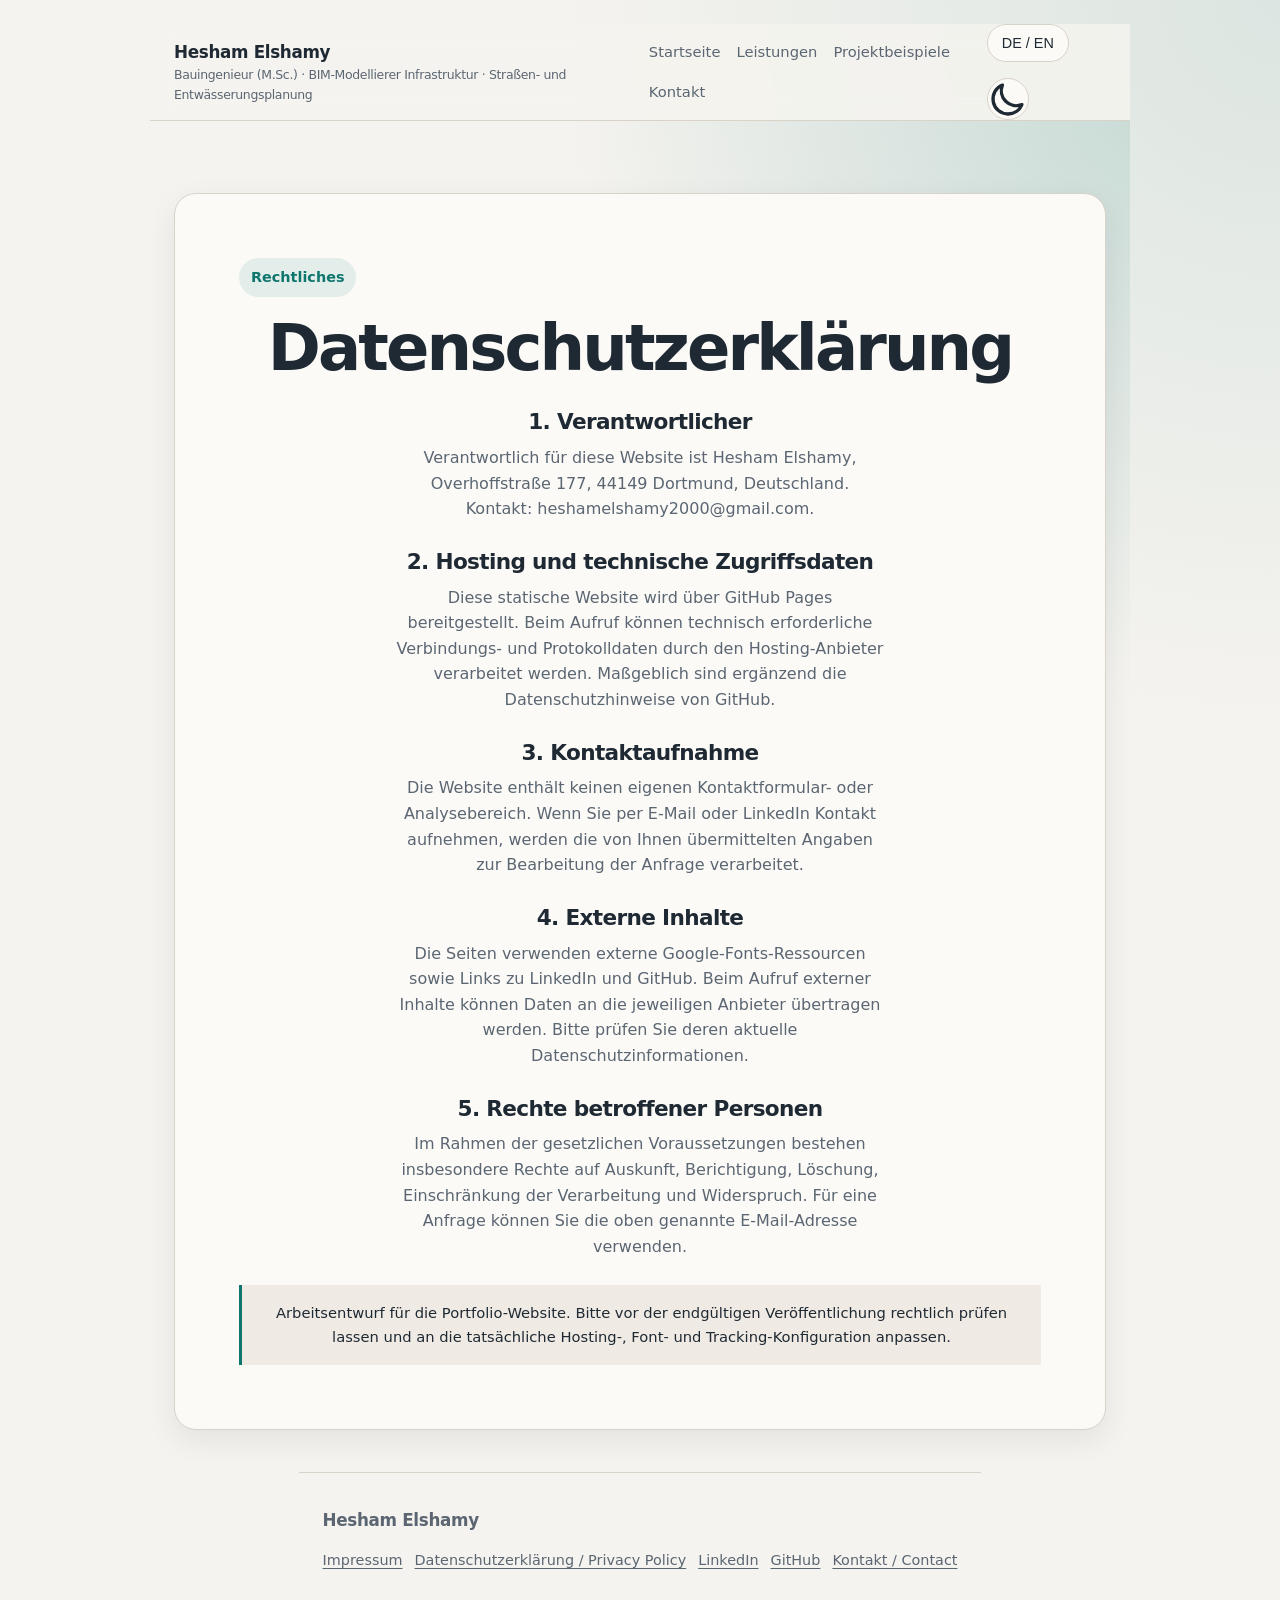
<file: datenschutz.html>
<!DOCTYPE html>
<html lang="de" data-theme="light">
<head>
  <meta charset="UTF-8" />
  <link rel="icon" href="favicon.svg" type="image/svg+xml" />
  <meta name="viewport" content="width=device-width, initial-scale=1.0" />
  <meta name="theme-color" content="#f5f3ef" />
  <script>
    (() => {
      const root = document.documentElement;
      try {
        const savedLanguage = localStorage.getItem('portfolio-lang');
        const language = savedLanguage === 'en' ? 'en' : 'de';
        const savedTheme = localStorage.getItem('portfolio-theme');
        const prefersDark = window.matchMedia && window.matchMedia('(prefers-color-scheme: dark)').matches;
        const theme = savedTheme === 'dark' || (!savedTheme && prefersDark) ? 'dark' : 'light';
        root.lang = language;
        root.classList.remove('lang-de', 'lang-en');
        root.classList.add(`lang-${language}`);
        root.dataset.theme = theme;
        root.style.colorScheme = theme;
      } catch {
        root.classList.add('lang-de');
      }
    })();
  </script>
  <script src="site.js?v=1.2.0" defer></script>
  <title>Datenschutzerklärung | Hesham Elshamy</title>
  <meta name="description" content="Datenschutzerklärung und Hinweise zur Datenverarbeitung für das Portfolio von Hesham Elshamy." />
  <link rel="canonical" href="https://heshamelshamy.github.io/datenschutz.html" />
  <meta property="og:locale" content="de_DE" />
  <meta property="og:locale:alternate" content="en_GB" />
  <meta property="og:type" content="website" />
  <meta property="og:url" content="https://heshamelshamy.github.io/datenschutz.html" />
  <meta property="og:title" content="Datenschutzerklärung — Hesham Elshamy" />
  <meta property="og:description" content="Hinweise zu Hosting, externen Ressourcen und Kontaktaufnahme auf der Portfolio-Website." />
  <meta property="og:image" content="https://heshamelshamy.github.io/images/bim-project.webp" />
  <meta property="og:image:alt" content="Abstract BIM infrastructure visualization" />
  <meta name="twitter:card" content="summary_large_image" />
  <meta name="twitter:title" content="Datenschutzerklärung — Hesham Elshamy" />
  <meta name="twitter:description" content="Hinweise zu Hosting, externen Ressourcen und Kontaktaufnahme auf der Portfolio-Website." />
  <meta name="twitter:image" content="https://heshamelshamy.github.io/images/bim-project.webp" />


  <script type="application/ld+json">
  {
    "@context": "https://schema.org",
    "@type": "Person",
    "name": "Hesham Elshamy",
    "jobTitle": "Civil Engineer (M.Sc.) — BIM Modeler for Infrastructure",
    "description": "Civil Engineer (M.Sc.) focused on BIM-based road and drainage design for infrastructure projects.",
    "url": "https://heshamelshamy.github.io/",
    "sameAs": ["https://www.linkedin.com/in/heshamelshamy/", "https://github.com/heshamelshamy/heshamelshamy.github.io"],
    "knowsAbout": ["BIM modeling", "road design", "drainage design", "IFC data exchange", "Civil 3D", "VESTRA INFRAVISION"]
  }
</script>
  <link rel="stylesheet" href="assets/site.css">
</head>
<body>
  <a class="skip-link" href="#main">Skip to content / Zum Inhalt</a>
<header class="topbar"><div class="container nav"><div class="brand">Hesham Elshamy<small data-lang="de">Bauingenieur (M.Sc.) · BIM-Modellierer Infrastruktur · Straßen- und Entwässerungsplanung</small><small data-lang="en">Civil Engineer (M.Sc.) · BIM Modeler for Infrastructure · Road and Drainage Design</small></div><nav id="primary-navigation" class="nav-links" aria-label="Primary navigation / Hauptnavigation"><a href="index.html" data-lang="de">Startseite</a><a href="index.html" data-lang="en">Home</a><a href="leistungen.html" data-lang="de">Leistungen</a><a href="leistungen.html" data-lang="en">Services</a><a href="projekte.html" data-lang="de">Projektbeispiele</a><a href="projekte.html" data-lang="en">Project Examples</a><a href="kontakt.html" data-lang="de">Kontakt</a><a href="kontakt.html" data-lang="en">Contact</a></nav><button class="icon-btn nav-menu-toggle" id="menuToggle" aria-expanded="false" aria-controls="primary-navigation" aria-label="Open navigation menu"><span aria-hidden="true">☰</span></button><div class="nav-actions"><button class="chip" id="langToggle" aria-pressed="false" aria-label="Toggle language">DE / EN</button><button class="icon-btn" id="themeToggle" aria-label="Toggle theme"><span class="theme-icon" aria-hidden="true"></span></button></div></div></header>
<main id="main"><section class="hero"><div class="container"><article class="card"><div class="eyebrow" data-lang="de">Rechtliches</div><div class="eyebrow" data-lang="en">Legal information</div><h1 ><span data-lang-inline="de">Datenschutzerklärung</span><span data-lang-inline="en">Privacy Policy</span></h1><h2 data-lang="de">1. Verantwortlicher</h2><h2 data-lang="en">1. Controller</h2><p data-lang="de">Verantwortlich für diese Website ist Hesham Elshamy, Overhoffstraße 177, 44149 Dortmund, Deutschland. Kontakt: <a href="mailto:heshamelshamy2000@gmail.com">heshamelshamy2000@gmail.com</a>.</p><p data-lang="en">The controller of this website is Hesham Elshamy, Overhoffstraße 177, 44149 Dortmund, Germany. Contact: <a href="mailto:heshamelshamy2000@gmail.com">heshamelshamy2000@gmail.com</a>.</p><h2 data-lang="de">2. Hosting und technische Zugriffsdaten</h2><h2 data-lang="en">2. Hosting and technical access data</h2><p data-lang="de">Diese statische Website wird über GitHub Pages bereitgestellt. Beim Aufruf können technisch erforderliche Verbindungs- und Protokolldaten durch den Hosting-Anbieter verarbeitet werden. Maßgeblich sind ergänzend die Datenschutzhinweise von GitHub.</p><p data-lang="en">This static website is delivered through GitHub Pages. When the site is accessed, the hosting provider may process technically necessary connection and log data. GitHub’s privacy information also applies.</p><h2 data-lang="de">3. Kontaktaufnahme</h2><h2 data-lang="en">3. Contacting me</h2><p data-lang="de">Die Website enthält keinen eigenen Kontaktformular- oder Analysebereich. Wenn Sie per E-Mail oder LinkedIn Kontakt aufnehmen, werden die von Ihnen übermittelten Angaben zur Bearbeitung der Anfrage verarbeitet.</p><p data-lang="en">The website does not operate its own contact form or analytics area. If you contact me by email or LinkedIn, the information you provide is processed to handle your enquiry.</p><h2 data-lang="de">4. Externe Inhalte</h2><h2 data-lang="en">4. External content</h2><p data-lang="de">Die Seiten verwenden externe Google-Fonts-Ressourcen sowie Links zu LinkedIn und GitHub. Beim Aufruf externer Inhalte können Daten an die jeweiligen Anbieter übertragen werden. Bitte prüfen Sie deren aktuelle Datenschutzinformationen.</p><p data-lang="en">The pages use external Google Fonts resources and links to LinkedIn and GitHub. When external resources or links are accessed, data may be transmitted to the respective providers. Please review their current privacy information.</p><h2 data-lang="de">5. Rechte betroffener Personen</h2><h2 data-lang="en">5. Data-subject rights</h2><p data-lang="de">Im Rahmen der gesetzlichen Voraussetzungen bestehen insbesondere Rechte auf Auskunft, Berichtigung, Löschung, Einschränkung der Verarbeitung und Widerspruch. Für eine Anfrage können Sie die oben genannte E-Mail-Adresse verwenden.</p><p data-lang="en">Subject to applicable law, you may have rights of access, rectification, erasure, restriction of processing, and objection. You can use the email address above for enquiries.</p><div class="legal-note" data-lang="de">Arbeitsentwurf für die Portfolio-Website. Bitte vor der endgültigen Veröffentlichung rechtlich prüfen lassen und an die tatsächliche Hosting-, Font- und Tracking-Konfiguration anpassen.</div><div class="legal-note" data-lang="en">Working draft for the portfolio website. Please obtain a legal review before final publication and adapt it to the actual hosting, font, and tracking configuration.</div></article></div></section></main>
<footer class="footer"><div class="container"><div class="brand">Hesham Elshamy</div><div class="footer-links"><a href="impressum.html">Impressum</a><a href="datenschutz.html">Datenschutzerklärung / Privacy Policy</a><a href="https://www.linkedin.com/in/heshamelshamy/" target="_blank" rel="noopener noreferrer">LinkedIn</a><a href="https://github.com/heshamelshamy/heshamelshamy.github.io" target="_blank" rel="noopener noreferrer">GitHub</a><a href="kontakt.html">Kontakt / Contact</a></div></div></footer>
</body>
</html>
</file>
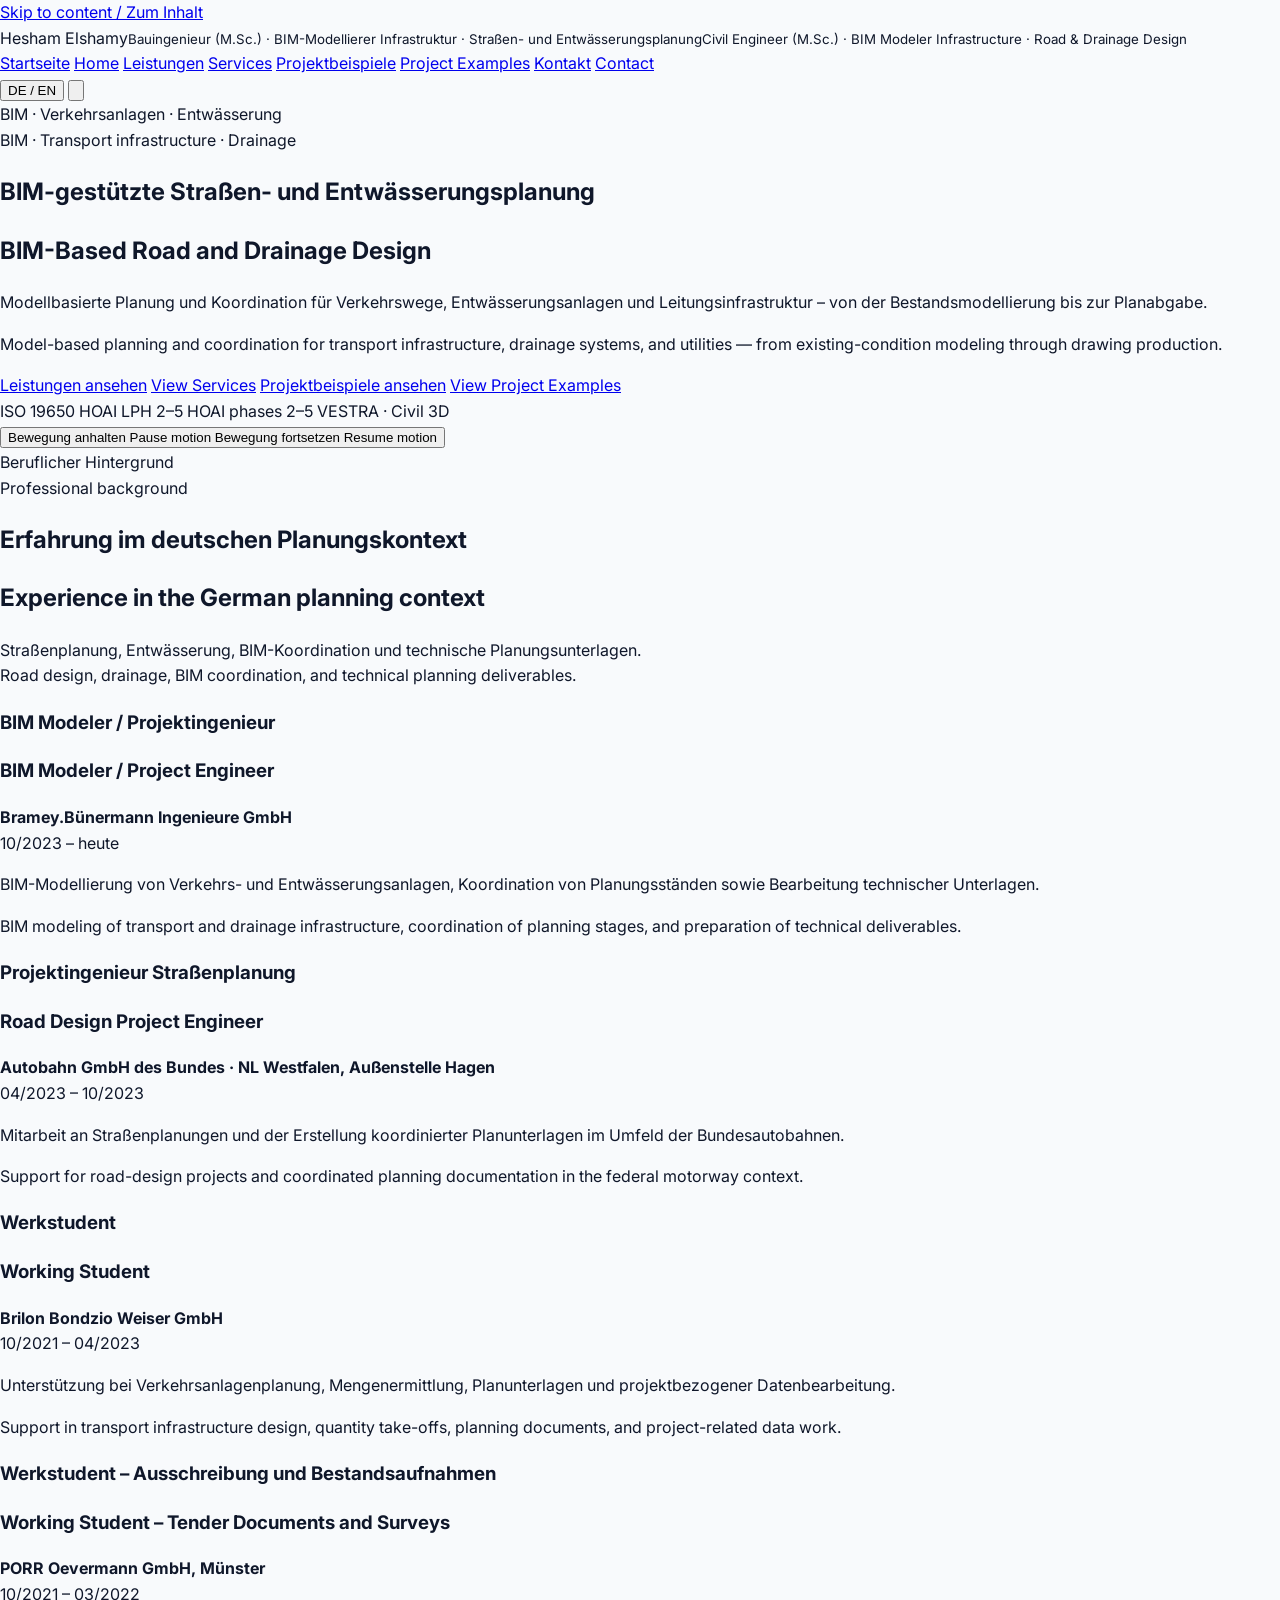
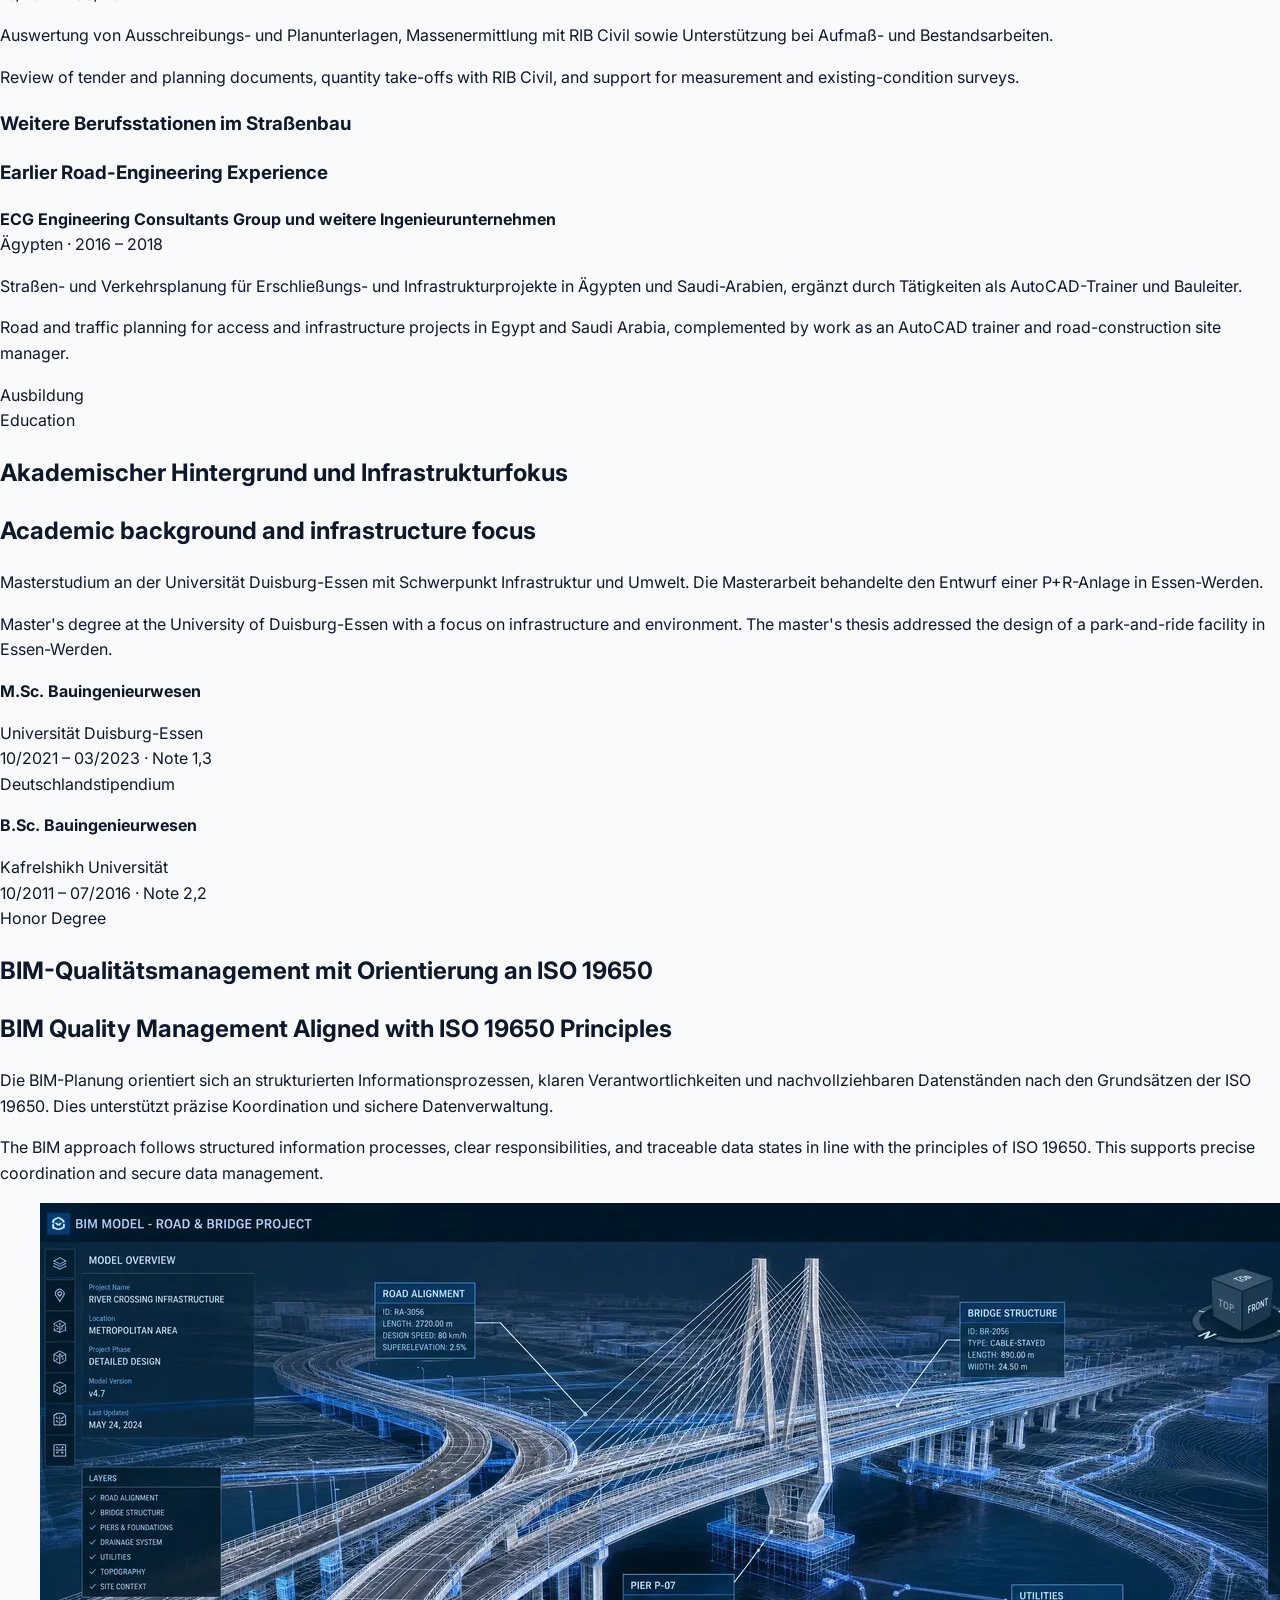
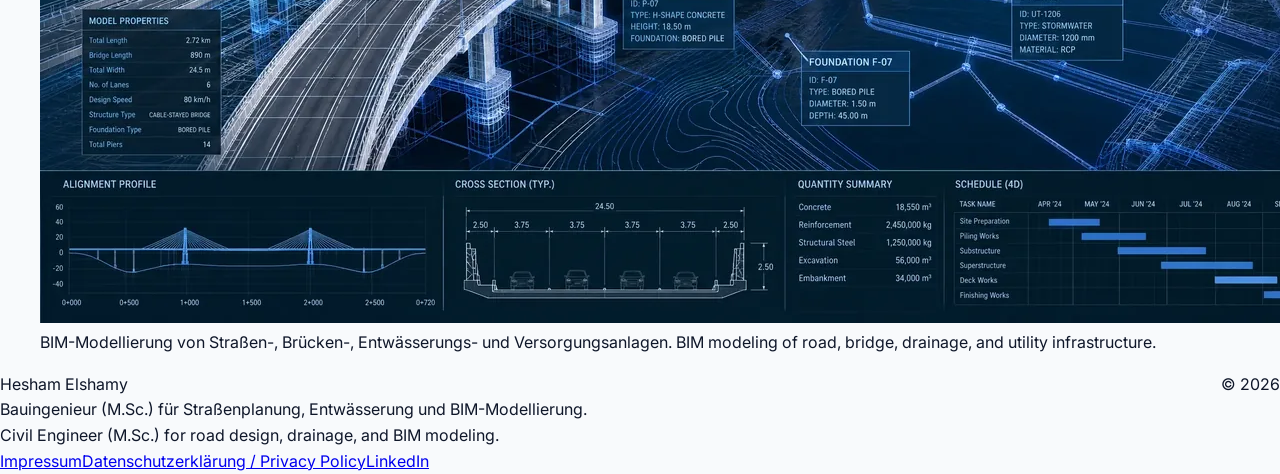
<file: index-optimized.html>
<!DOCTYPE html>
<html lang="de" data-theme="light">
<head>
  <meta charset="UTF-8" />
  <meta name="viewport" content="width=device-width, initial-scale=1.0" />
  <meta name="theme-color" content="#f5f3ef" />
  <link rel="icon" href="favicon.svg" type="image/svg+xml" />
  <link rel="preconnect" href="https://fonts.googleapis.com">
  <link rel="preconnect" href="https://fonts.gstatic.com" crossorigin>
  <link rel="stylesheet" href="styles.css">
  <title>Hesham Elshamy Bauingenieur (M.Sc.) | BIM-Modellierer Infrastruktur | Straßen- und Entwässerungsplanung</title>
  <meta name="description" content="Portfolio von Hesham Elshamy, Bauingenieur (M.Sc.), BIM-Modellierer Infrastruktur sowie Spezialist für Straßen- und Entwässerungsplanung." />
  <link rel="canonical" href="https://heshamelshamy.github.io/" />
  <link rel="alternate" hreflang="de" href="https://heshamelshamy.github.io/" />
  <link rel="alternate" hreflang="en" href="https://heshamelshamy.github.io/" />
  <link rel="alternate" hreflang="x-default" href="https://heshamelshamy.github.io/" />
  <meta property="og:locale" content="de_DE" />
  <meta property="og:locale:alternate" content="en_GB" />
  <meta property="og:type" content="website" />
  <meta property="og:url" content="https://heshamelshamy.github.io/" />
  <meta property="og:title" content="Hesham Elshamy — Bauingenieur (M.Sc.) · BIM-Modellierer Infrastruktur" />
  <meta property="og:description" content="BIM-gestützte Straßen- und Entwässerungsplanung für Verkehrsinfrastruktur, Leitungsanlagen und koordinierte technische Planungsunterlagen." />
  <meta property="og:image" content="https://heshamelshamy.github.io/images/bim-project.webp" />
  <meta property="og:image:alt" content="Abstract BIM infrastructure visualization" />
  <meta name="twitter:card" content="summary_large_image" />
  <meta name="twitter:title" content="Hesham Elshamy — Bauingenieur (M.Sc.) · BIM-Modellierer Infrastruktur" />
  <meta name="twitter:description" content="BIM-gestützte Straßen- und Entwässerungsplanung für Verkehrsinfrastruktur, Leitungsanlagen und koordinierte technische Planungsunterlagen." />
  <meta name="twitter:image" content="https://heshamelshamy.github.io/images/bim-project.webp" />
  <script>
    (() => {
      const root = document.documentElement;
      try {
        const savedLanguage = localStorage.getItem('portfolio-lang');
        const language = savedLanguage === 'en' ? 'en' : 'de';
        const savedTheme = localStorage.getItem('portfolio-theme');
        const prefersDark = window.matchMedia && window.matchMedia('(prefers-color-scheme: dark)').matches;
        const theme = savedTheme === 'dark' || (!savedTheme && prefersDark) ? 'dark' : 'light';
        root.lang = language;
        root.classList.remove('lang-de', 'lang-en');
        root.classList.add(`lang-${language}`);
        root.dataset.theme = theme;
        root.style.colorScheme = theme;
      } catch {
        root.classList.add('lang-de');
      }
    })();
  </script>
  <script type="application/ld+json">
  {
    "@context": "https://schema.org",
    "@type": "Person",
    "name": "Hesham Elshamy",
    "jobTitle": "Civil Engineer (M.Sc.) — BIM Modeler for Infrastructure",
    "description": "Civil Engineer (M.Sc.) focused on BIM-based road and drainage design for infrastructure projects.",
    "url": "https://heshamelshamy.github.io/",
    "sameAs": ["https://www.linkedin.com/in/heshamelshamy/", "https://github.com/heshamelshamy/heshamelshamy.github.io"],
    "knowsAbout": ["BIM modeling", "road design", "drainage design", "IFC data exchange", "Civil 3D", "VESTRA INFRAVISION"]
  }
  </script>
</head>
<body>
  <a class="skip-link" href="#main">Skip to content / Zum Inhalt</a>
  <header class="topbar">
    <div class="container nav">
      <div class="brand">Hesham Elshamy<small data-lang="de">Bauingenieur (M.Sc.) · BIM-Modellierer Infrastruktur · Straßen- und Entwässerungsplanung</small><small data-lang="en">Civil Engineer (M.Sc.) · BIM Modeler Infrastructure · Road & Drainage Design</small></div>
      <nav class="nav-links" aria-label="Primary navigation / Hauptnavigation">
        <a href="index.html" data-lang="de">Startseite</a>
        <a href="index.html" data-lang="en">Home</a>
        <a href="leistungen.html" data-lang="de">Leistungen</a>
        <a href="leistungen.html" data-lang="en">Services</a>
        <a href="projekte.html" data-lang="de">Projektbeispiele</a>
        <a href="projekte.html" data-lang="en">Project Examples</a>
        <a href="kontakt.html" data-lang="de">Kontakt</a>
        <a href="kontakt.html" data-lang="en">Contact</a>
      </nav>
      <div class="nav-actions">
        <button class="chip" id="langToggle" aria-pressed="false" aria-label="Toggle language">DE / EN</button>
        <button class="icon-btn" id="themeToggle" aria-pressed="false" aria-label="Toggle color theme">◐</button>
      </div>
    </div>
  </header>

  <main id="main">
    <section class="hero hero-cinematic" aria-label="BIM infrastructure visualization">
      <div class="hero-tech-grid" aria-hidden="true"></div>
      <div class="container hero-stage">
        <div class="hero-copy">
          <div class="eyebrow" data-lang="de">BIM · Verkehrsanlagen · Entwässerung</div>
          <div class="eyebrow" data-lang="en">BIM · Transport infrastructure · Drainage</div>
          <h1 data-lang="de">BIM-gestützte Straßen- und Entwässerungsplanung</h1>
          <h1 data-lang="en">BIM-Based Road and Drainage Design</h1>
          <p class="lead" data-lang="de">Modellbasierte Planung und Koordination für Verkehrswege, Entwässerungsanlagen und Leitungsinfrastruktur – von der Bestandsmodellierung bis zur Planabgabe.</p>
          <p class="lead" data-lang="en">Model-based planning and coordination for transport infrastructure, drainage systems, and utilities — from existing-condition modeling through drawing production.</p>
          <div class="btn-row">
            <a class="btn btn-primary" href="leistungen.html" data-lang="de">Leistungen ansehen</a>
            <a class="btn btn-primary" href="leistungen.html" data-lang="en">View Services</a>
            <a class="btn btn-secondary" href="projekte.html" data-lang="de">Projektbeispiele ansehen</a>
            <a class="btn btn-secondary" href="projekte.html" data-lang="en">View Project Examples</a>
          </div>
          <div class="hero-footer-row">
            <div class="hero-signals" aria-label="Technical focus">
              <span class="hero-signal">ISO 19650</span>
              <span class="hero-signal" data-lang="de">HOAI LPH 2–5</span>
              <span class="hero-signal" data-lang="en">HOAI phases 2–5</span>
              <span class="hero-signal">VESTRA · Civil 3D</span>
            </div>
            <button id="motionToggle" class="motion-toggle" type="button" data-motion="playing" aria-pressed="false">
              <span data-lang="de" data-motion-label="playing">Bewegung anhalten</span>
              <span data-lang="en" data-motion-label="playing">Pause motion</span>
              <span data-lang="de" data-motion-label="paused">Bewegung fortsetzen</span>
              <span data-lang="en" data-motion-label="paused">Resume motion</span>
            </button>
          </div>
        </div>
      </div>
    </section>

    <section>
      <div class="container">
        <div class="split" style="align-items:end;margin-bottom:18px;">
          <div>
            <div class="eyebrow" data-lang="de">Beruflicher Hintergrund</div>
            <div class="eyebrow" data-lang="en">Professional background</div>
            <h2 data-lang="de">Erfahrung im deutschen Planungskontext</h2>
            <h2 data-lang="en">Experience in the German planning context</h2>
          </div>
          <p class="muted" data-lang="de" style="margin:0;">Straßenplanung, Entwässerung, BIM-Koordination und technische Planungsunterlagen.</p>
          <p class="muted" data-lang="en" style="margin:0;">Road design, drainage, BIM coordination, and technical planning deliverables.</p>
        </div>
        <div class="grid-3">
          <article class="card box">
            <h3 data-lang="de">BIM Modeler / Projektingenieur</h3>
            <h3 data-lang="en">BIM Modeler / Project Engineer</h3>
            <p class="muted"><strong>Bramey.Bünermann Ingenieure GmbH</strong><br>10/2023 – heute</p>
            <p data-lang="de">BIM-Modellierung von Verkehrs- und Entwässerungsanlagen, Koordination von Planungsständen sowie Bearbeitung technischer Unterlagen.</p>
            <p data-lang="en">BIM modeling of transport and drainage infrastructure, coordination of planning stages, and preparation of technical deliverables.</p>
          </article>
          <article class="card box">
            <h3 data-lang="de">Projektingenieur Straßenplanung</h3>
            <h3 data-lang="en">Road Design Project Engineer</h3>
            <p class="muted"><strong>Autobahn GmbH des Bundes · NL Westfalen, Außenstelle Hagen</strong><br>04/2023 – 10/2023</p>
            <p data-lang="de">Mitarbeit an Straßenplanungen und der Erstellung koordinierter Planunterlagen im Umfeld der Bundesautobahnen.</p>
            <p data-lang="en">Support for road-design projects and coordinated planning documentation in the federal motorway context.</p>
          </article>
          <article class="card box">
            <h3 data-lang="de">Werkstudent</h3>
            <h3 data-lang="en">Working Student</h3>
            <p class="muted"><strong>Brilon Bondzio Weiser GmbH</strong><br>10/2021 – 04/2023</p>
            <p data-lang="de">Unterstützung bei Verkehrsanlagenplanung, Mengenermittlung, Planunterlagen und projektbezogener Datenbearbeitung.</p>
            <p data-lang="en">Support in transport infrastructure design, quantity take-offs, planning documents, and project-related data work.</p>
          </article>
          <article class="card box">
            <h3 data-lang="de">Werkstudent – Ausschreibung und Bestandsaufnahmen</h3>
            <h3 data-lang="en">Working Student – Tender Documents and Surveys</h3>
            <p class="muted"><strong>PORR Oevermann GmbH, Münster</strong><br>10/2021 – 03/2022</p>
            <p data-lang="de">Auswertung von Ausschreibungs- und Planunterlagen, Massenermittlung mit RIB Civil sowie Unterstützung bei Aufmaß- und Bestandsarbeiten.</p>
            <p data-lang="en">Review of tender and planning documents, quantity take-offs with RIB Civil, and support for measurement and existing-condition surveys.</p>
          </article>
          <article class="card box">
            <h3 data-lang="de">Weitere Berufsstationen im Straßenbau</h3>
            <h3 data-lang="en">Earlier Road-Engineering Experience</h3>
            <p class="muted"><strong>ECG Engineering Consultants Group und weitere Ingenieurunternehmen</strong><br>Ägypten · 2016 – 2018</p>
            <p data-lang="de">Straßen- und Verkehrsplanung für Erschließungs- und Infrastrukturprojekte in Ägypten und Saudi-Arabien, ergänzt durch Tätigkeiten als AutoCAD-Trainer und Bauleiter.</p>
            <p data-lang="en">Road and traffic planning for access and infrastructure projects in Egypt and Saudi Arabia, complemented by work as an AutoCAD trainer and road-construction site manager.</p>
          </article>
        </div>
      </div>
    </section>

    <section>
      <div class="container">
        <div class="split">
          <div>
            <div class="eyebrow" data-lang="de">Ausbildung</div>
            <div class="eyebrow" data-lang="en">Education</div>
            <h2 data-lang="de">Akademischer Hintergrund und Infrastrukturfokus</h2>
            <h2 data-lang="en">Academic background and infrastructure focus</h2>
            <p data-lang="de">Masterstudium an der Universität Duisburg-Essen mit Schwerpunkt Infrastruktur und Umwelt. Die Masterarbeit behandelte den Entwurf einer P+R-Anlage in Essen-Werden.</p>
            <p data-lang="en">Master's degree at the University of Duisburg-Essen with a focus on infrastructure and environment. The master's thesis addressed the design of a park-and-ride facility in Essen-Werden.</p>
          </div>
          <div class="grid-2">
            <article class="stat">
              <strong>M.Sc. Bauingenieurwesen</strong>
              <p class="muted">Universität Duisburg-Essen<br>10/2021 – 03/2023 · Note 1,3<br>Deutschlandstipendium</p>
            </article>
            <article class="stat">
              <strong>B.Sc. Bauingenieurwesen</strong>
              <p class="muted">Kafrelshikh Universität<br>10/2011 – 07/2016 · Note 2,2<br>Honor Degree</p>
            </article>
          </div>
        </div>
      </div>
    </section>

    <section>
      <div class="container split">
        <div>
          <h2 data-lang="de">BIM-Qualitätsmanagement mit Orientierung an ISO 19650</h2>
          <h2 data-lang="en">BIM Quality Management Aligned with ISO 19650 Principles</h2>
          <p data-lang="de">Die BIM-Planung orientiert sich an strukturierten Informationsprozessen, klaren Verantwortlichkeiten und nachvollziehbaren Datenständen nach den Grundsätzen der ISO 19650. Dies unterstützt präzise Koordination und sichere Datenverwaltung.</p>
          <p data-lang="en">The BIM approach follows structured information processes, clear responsibilities, and traceable data states in line with the principles of ISO 19650. This supports precise coordination and secure data management.</p>
        </div>
        <figure class="media-frame">
          <img src="images/bim-project-hero.webp" alt="Technical BIM visualization of a road and bridge project" width="1280" height="720" loading="lazy" decoding="async">
          <figcaption>
            <span data-lang="de">BIM-Modellierung von Straßen-, Brücken-, Entwässerungs- und Versorgungsanlagen.</span>
            <span data-lang="en">BIM modeling of road, bridge, drainage, and utility infrastructure.</span>
          </figcaption>
        </figure>
      </div>
    </section>
  </main>

  <footer class="footer">
    <div class="container" style="display:flex;justify-content:space-between;gap:18px;flex-wrap:wrap;">
      <div>
        <div class="brand" style="font-size:1rem;">Hesham Elshamy</div>
        <div class="muted" data-lang="de">Bauingenieur (M.Sc.) für Straßenplanung, Entwässerung und BIM-Modellierung.</div>
        <div class="muted" data-lang="en">Civil Engineer (M.Sc.) for road design, drainage, and BIM modeling.</div>
        <div class="footer-links"><a href="impressum.html">Impressum</a><a href="datenschutz.html">Datenschutzerklärung / Privacy Policy</a><a href="https://www.linkedin.com/in/heshamelshamy/" target="_blank" rel="noopener">LinkedIn</a></div>
      </div>
      <div class="muted">© 2026</div>
    </div>
  </footer>

  <script src="site.js" defer></script>
</body>
</html>
</file>
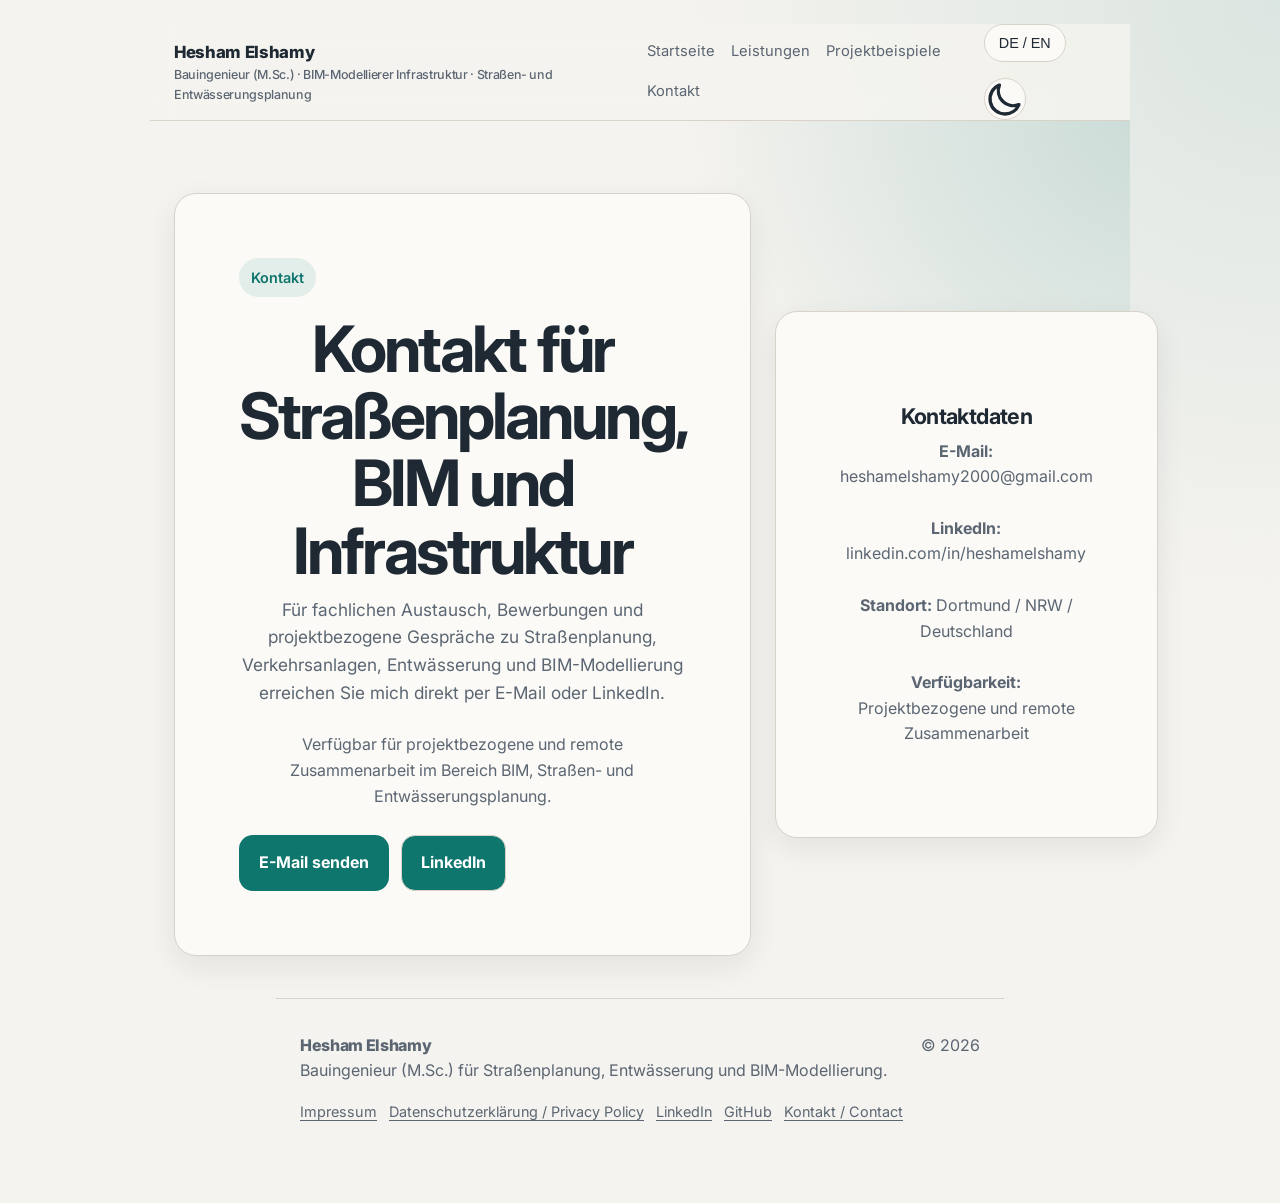
<file: kontakt.html>
<!DOCTYPE html>
<html lang="de" data-theme="light">
<head>
  <meta charset="UTF-8" />
  <link rel="icon" href="favicon.svg" type="image/svg+xml" />
  <meta name="viewport" content="width=device-width, initial-scale=1.0" />
  <meta name="theme-color" content="#f5f3ef" />
  <script>
    (() => {
      const root = document.documentElement;
      try {
        const savedLanguage = localStorage.getItem('portfolio-lang');
        const language = savedLanguage === 'en' ? 'en' : 'de';
        const savedTheme = localStorage.getItem('portfolio-theme');
        const prefersDark = window.matchMedia && window.matchMedia('(prefers-color-scheme: dark)').matches;
        const theme = savedTheme === 'dark' || (!savedTheme && prefersDark) ? 'dark' : 'light';
        root.lang = language;
        root.classList.remove('lang-de', 'lang-en');
        root.classList.add(`lang-${language}`);
        root.dataset.theme = theme;
        root.style.colorScheme = theme;
      } catch {
        root.classList.add('lang-de');
      }
    })();
  </script>
  <script src="site.js?v=1.2.0" defer></script>
  <title>Kontakt | Hesham Elshamy Bauingenieur (M.Sc.)</title>
  <meta name="description" content="Kontakt zu Hesham Elshamy, Bauingenieur (M.Sc.) und BIM-Modellierer für Infrastruktur, Straßen- und Entwässerungsplanung." />
  <link rel="canonical" href="https://heshamelshamy.github.io/kontakt.html" />
  <meta property="og:locale" content="de_DE" />
  <meta property="og:locale:alternate" content="en_GB" />
  <meta property="og:type" content="website" />
  <meta property="og:url" content="https://heshamelshamy.github.io/kontakt.html" />
  <meta property="og:title" content="Kontakt — Hesham Elshamy Bauingenieur (M.Sc.)" />
  <meta property="og:description" content="Kontakt für projektbezogene und remote Zusammenarbeit in BIM, Straßenplanung und Entwässerungsplanung." />
  <meta property="og:image" content="https://heshamelshamy.github.io/images/bim-project.webp" />
  <meta property="og:image:alt" content="Abstract BIM infrastructure visualization" />
  <meta name="twitter:card" content="summary_large_image" />
  <meta name="twitter:title" content="Kontakt — Hesham Elshamy Bauingenieur (M.Sc.)" />
  <meta name="twitter:description" content="Kontakt für projektbezogene und remote Zusammenarbeit in BIM, Straßenplanung und Entwässerungsplanung." />
  <meta name="twitter:image" content="https://heshamelshamy.github.io/images/bim-project.webp" />

  <link rel="preconnect" href="https://fonts.googleapis.com">
  <link rel="preconnect" href="https://fonts.gstatic.com" crossorigin>
  <link href="https://fonts.googleapis.com/css2?family=Inter:wght@400;500;600;700;800&display=swap" rel="stylesheet">

  <script type="application/ld+json">
  {
    "@context": "https://schema.org",
    "@type": "Person",
    "name": "Hesham Elshamy",
    "jobTitle": "Civil Engineer (M.Sc.) — BIM Modeler for Infrastructure",
    "description": "Civil Engineer (M.Sc.) focused on BIM-based road and drainage design for infrastructure projects.",
    "url": "https://heshamelshamy.github.io/",
    "sameAs": ["https://www.linkedin.com/in/heshamelshamy/", "https://github.com/heshamelshamy/heshamelshamy.github.io"],
    "knowsAbout": ["BIM modeling", "road design", "drainage design", "IFC data exchange", "Civil 3D", "VESTRA INFRAVISION"]
  }
</script>
  <link rel="stylesheet" href="assets/site.css">
</head>
<body>
  <a class="skip-link" href="#main">Skip to content / Zum Inhalt</a>
<header class="topbar">
  <div class="container nav">
    <div class="brand">Hesham Elshamy<small data-lang="de">Bauingenieur (M.Sc.) · BIM-Modellierer Infrastruktur · Straßen- und Entwässerungsplanung</small><small data-lang="en">Civil Engineer (M.Sc.) · BIM Modeler for Infrastructure · Road and Drainage Design</small></div>
    <nav id="primary-navigation" class="nav-links" aria-label="Primary navigation / Hauptnavigation">
      <a href="index.html" data-lang="de">Startseite</a>
      <a href="index.html" data-lang="en">Home</a>
      <a href="leistungen.html" data-lang="de">Leistungen</a>
      <a href="leistungen.html" data-lang="en">Services</a>
      <a href="projekte.html" data-lang="de">Projektbeispiele</a>
      <a href="projekte.html" data-lang="en">Project Examples</a>
      <a href="kontakt.html" data-lang="de">Kontakt</a>
      <a href="kontakt.html" data-lang="en">Contact</a>
    </nav><button class="icon-btn nav-menu-toggle" id="menuToggle" aria-expanded="false" aria-controls="primary-navigation" aria-label="Open navigation menu"><span aria-hidden="true">☰</span></button><div class="nav-actions">
      <button class="chip" id="langToggle" aria-pressed="false" aria-label="Toggle language">DE / EN</button>
      <button class="icon-btn" id="themeToggle" aria-pressed="false" aria-label="Toggle color theme"><span class="theme-icon" aria-hidden="true"></span></button>
    </div>
  </div>
</header>

<main id="main">
  <section class="hero">
    <div class="container split">
      <div class="card box">
        <div class="eyebrow" data-lang="de">Kontakt</div>
        <div class="eyebrow" data-lang="en">Contact</div>
        <h1 ><span data-lang-inline="de">Kontakt für Straßenplanung, BIM und Infrastruktur</span><span data-lang-inline="en">Contact for road design, BIM, and infrastructure</span></h1>
        <p class="lead" data-lang="de">Für fachlichen Austausch, Bewerbungen und projektbezogene Gespräche zu Straßenplanung, Verkehrsanlagen, Entwässerung und BIM-Modellierung erreichen Sie mich direkt per E-Mail oder LinkedIn.</p><p data-lang="de">Verfügbar für projektbezogene und remote Zusammenarbeit im Bereich BIM, Straßen- und Entwässerungsplanung.</p>
        <p class="lead" data-lang="en">For professional enquiries, applications, and project discussions concerning road design, transport infrastructure, drainage, and BIM modeling, you can reach me directly by email or LinkedIn.</p><p data-lang="en">Available for project-based and remote collaboration in BIM, road design, and drainage planning.</p>
        <div class="btn-row"><a class="btn btn-primary" href="mailto:heshamelshamy2000@gmail.com">E-Mail senden</a><a class="btn btn-secondary" href="https://www.linkedin.com/in/heshamelshamy/" target="_blank" rel="noopener noreferrer">LinkedIn</a></div>
      </div>
      <div class="card box">
        <h2 data-lang="de">Kontaktdaten</h2>
        <h2 data-lang="en">Contact details</h2>
        <p><strong>E-Mail:</strong> heshamelshamy2000@gmail.com</p>
        <p><strong>LinkedIn:</strong> linkedin.com/in/heshamelshamy</p>
        <p><strong>Standort:</strong> Dortmund / NRW / Deutschland</p>
        <p><strong data-lang="de">Verfügbarkeit:</strong><strong data-lang="en">Availability:</strong> <span data-lang="de">Projektbezogene und remote Zusammenarbeit</span><span data-lang="en">Project-based and remote collaboration</span></p>
      </div>
    </div>
  </section>
</main>

<footer class="footer">
  <div class="container" style="display:flex;justify-content:space-between;gap:18px;flex-wrap:wrap;">
    <div>
      <div class="brand" style="font-size:1rem;">Hesham Elshamy</div>
      <div class="muted" data-lang="de">Bauingenieur (M.Sc.) für Straßenplanung, Entwässerung und BIM-Modellierung.</div>
      <div class="muted" data-lang="en">Civil Engineer (M.Sc.) for road design, drainage, and BIM modeling.</div>
      <div class="footer-links"><a href="impressum.html">Impressum</a><a href="datenschutz.html">Datenschutzerklärung / Privacy Policy</a><a href="https://www.linkedin.com/in/heshamelshamy/" target="_blank" rel="noopener noreferrer">LinkedIn</a><a href="https://github.com/heshamelshamy/heshamelshamy.github.io" target="_blank" rel="noopener noreferrer">GitHub</a><a href="kontakt.html">Kontakt / Contact</a></div>
    </div>
    <div class="muted">© <span id="currentYear"></span></div>
  </div>
</footer>
</body>
</html>
</file>
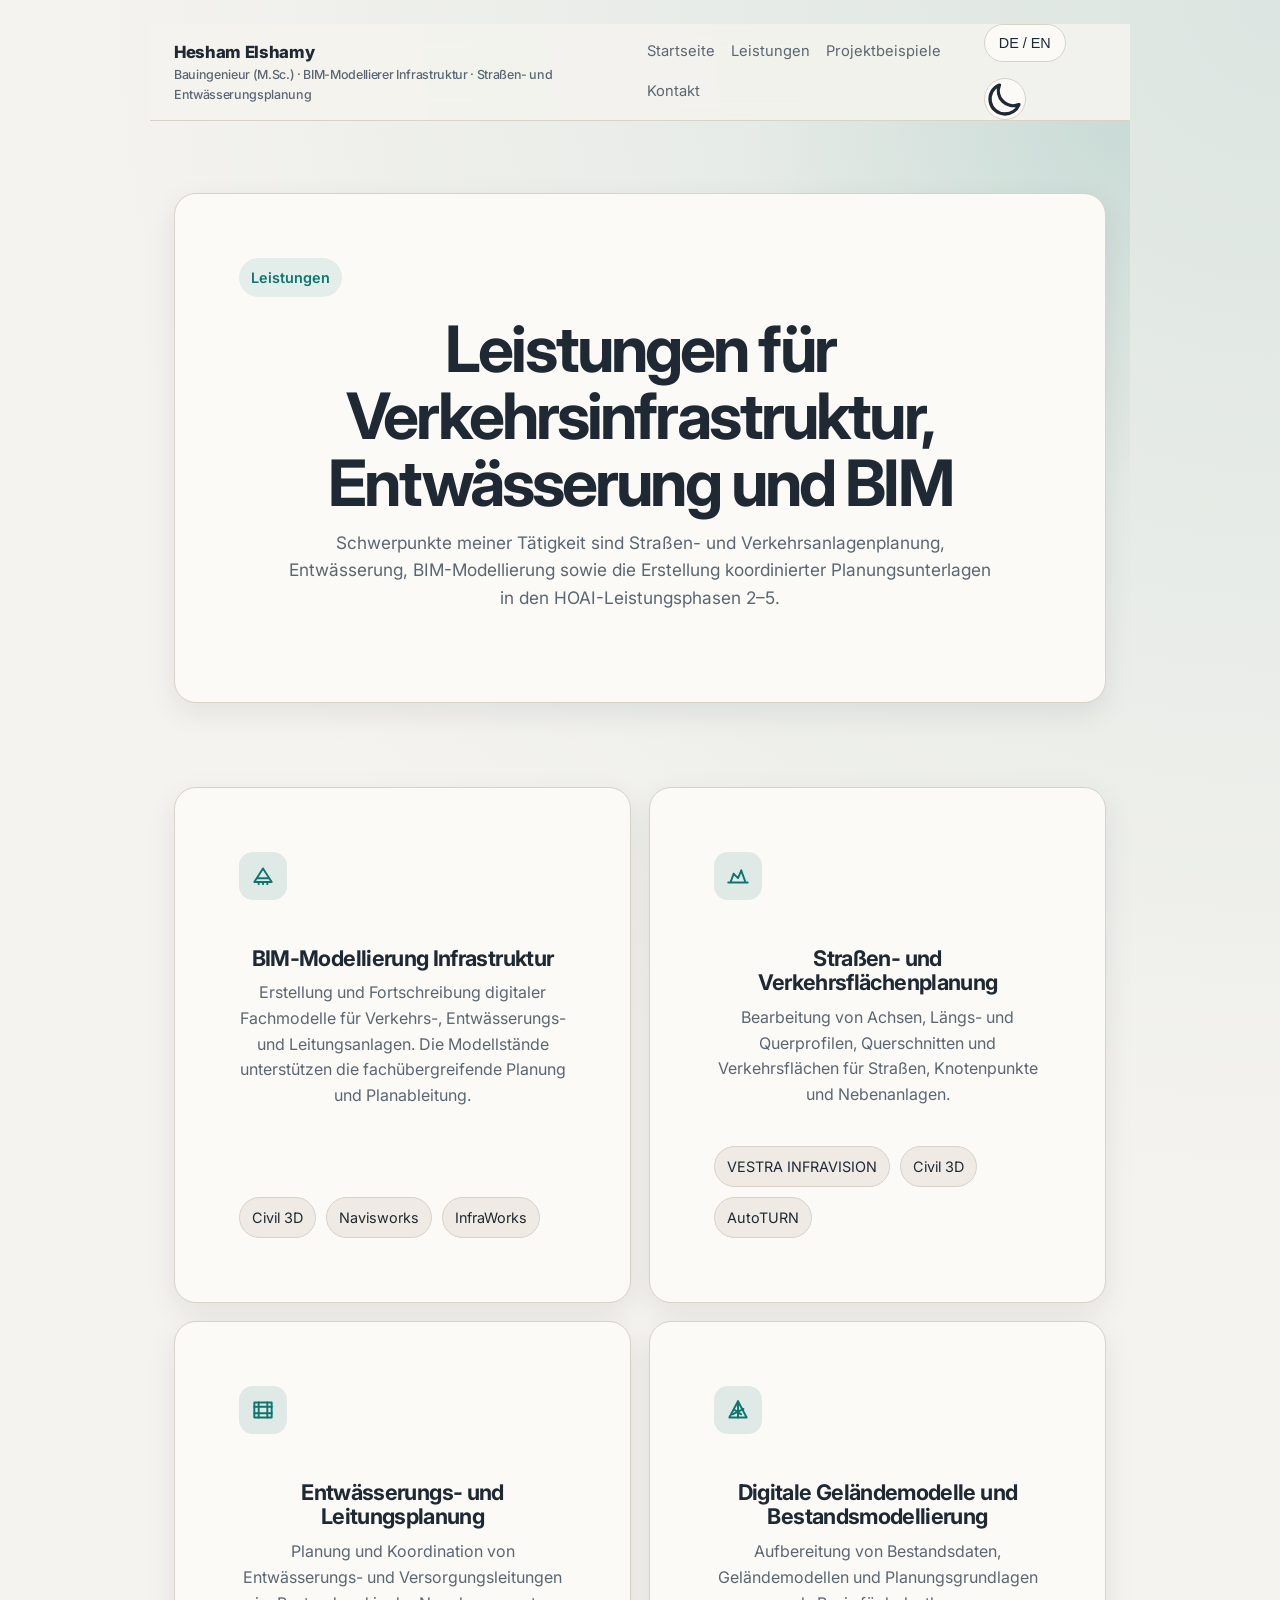
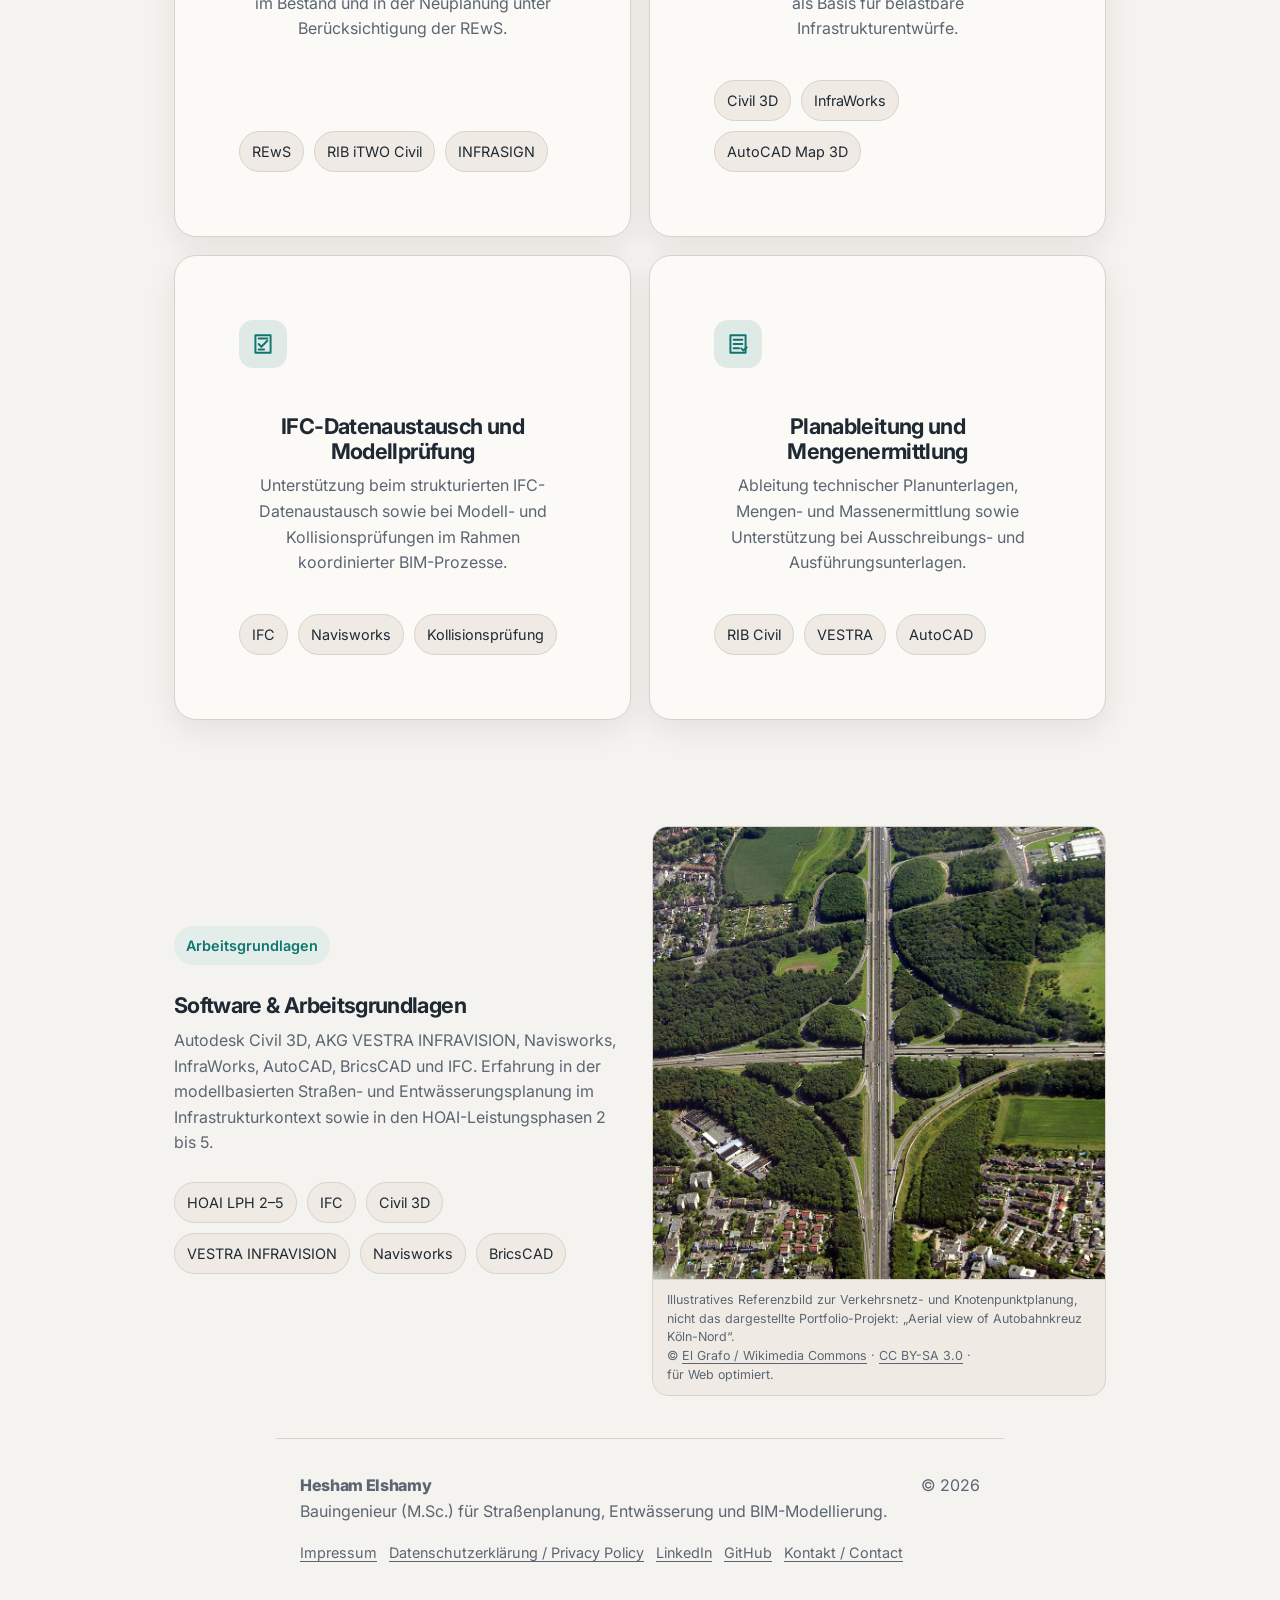
<file: leistungen.html>
<!DOCTYPE html>
<html lang="de" data-theme="light">
<head>
  <meta charset="UTF-8" />
  <link rel="icon" href="favicon.svg" type="image/svg+xml" />
  <meta name="viewport" content="width=device-width, initial-scale=1.0" />
  <meta name="theme-color" content="#f5f3ef" />
  <script>
    (() => {
      const root = document.documentElement;
      try {
        const savedLanguage = localStorage.getItem('portfolio-lang');
        const language = savedLanguage === 'en' ? 'en' : 'de';
        const savedTheme = localStorage.getItem('portfolio-theme');
        const prefersDark = window.matchMedia && window.matchMedia('(prefers-color-scheme: dark)').matches;
        const theme = savedTheme === 'dark' || (!savedTheme && prefersDark) ? 'dark' : 'light';
        root.lang = language;
        root.classList.remove('lang-de', 'lang-en');
        root.classList.add(`lang-${language}`);
        root.dataset.theme = theme;
        root.style.colorScheme = theme;
      } catch {
        root.classList.add('lang-de');
      }
    })();
  </script>
  <script src="site.js?v=1.2.0" defer></script>
  <title>Leistungen | Hesham Elshamy Bauingenieur (M.Sc.)</title>
  <meta name="description" content="Leistungen von Hesham Elshamy: Straßenplanung, Verkehrsanlagen, Entwässerungsplanung, BIM-Modellierung und technische Planungsunterlagen im deutschen Planungskontext." />
  <link rel="canonical" href="https://heshamelshamy.github.io/leistungen.html" />
  <meta property="og:locale" content="de_DE" />
  <meta property="og:locale:alternate" content="en_GB" />
  <meta property="og:type" content="website" />
  <meta property="og:url" content="https://heshamelshamy.github.io/leistungen.html" />
  <meta property="og:title" content="Leistungen — BIM, Straßen- und Entwässerungsplanung" />
  <meta property="og:description" content="Technische Leistungen für modellbasierte Infrastrukturplanung, Verkehrsanlagen, Entwässerung, IFC und Planableitung." />
  <meta property="og:image" content="https://heshamelshamy.github.io/images/bim-project.webp" />
  <meta property="og:image:alt" content="Abstract BIM infrastructure visualization" />
  <meta name="twitter:card" content="summary_large_image" />
  <meta name="twitter:title" content="Leistungen — BIM, Straßen- und Entwässerungsplanung" />
  <meta name="twitter:description" content="Technische Leistungen für modellbasierte Infrastrukturplanung, Verkehrsanlagen, Entwässerung, IFC und Planableitung." />
  <meta name="twitter:image" content="https://heshamelshamy.github.io/images/bim-project.webp" />

  <link rel="preconnect" href="https://fonts.googleapis.com">
  <link rel="preconnect" href="https://fonts.gstatic.com" crossorigin>
  <link href="https://fonts.googleapis.com/css2?family=Inter:wght@400;500;600;700;800&display=swap" rel="stylesheet">

  <script type="application/ld+json">
  {
    "@context": "https://schema.org",
    "@type": "Person",
    "name": "Hesham Elshamy",
    "jobTitle": "Civil Engineer (M.Sc.) — BIM Modeler for Infrastructure",
    "description": "Civil Engineer (M.Sc.) focused on BIM-based road and drainage design for infrastructure projects.",
    "url": "https://heshamelshamy.github.io/",
    "sameAs": ["https://www.linkedin.com/in/heshamelshamy/", "https://github.com/heshamelshamy/heshamelshamy.github.io"],
    "knowsAbout": ["BIM modeling", "road design", "drainage design", "IFC data exchange", "Civil 3D", "VESTRA INFRAVISION"]
  }
</script>
  <link rel="stylesheet" href="assets/site.css">
</head>
<body>
  <a class="skip-link" href="#main">Skip to content / Zum Inhalt</a>
<header class="topbar">
  <div class="container nav">
    <div class="brand">Hesham Elshamy<small data-lang="de">Bauingenieur (M.Sc.) · BIM-Modellierer Infrastruktur · Straßen- und Entwässerungsplanung</small><small data-lang="en">Civil Engineer (M.Sc.) · BIM Modeler for Infrastructure · Road and Drainage Design</small></div>
    <nav id="primary-navigation" class="nav-links" aria-label="Primary navigation / Hauptnavigation">
      <a href="index.html" data-lang="de">Startseite</a>
      <a href="index.html" data-lang="en">Home</a>
      <a href="leistungen.html" data-lang="de">Leistungen</a>
      <a href="leistungen.html" data-lang="en">Services</a>
      <a href="projekte.html" data-lang="de">Projektbeispiele</a>
      <a href="projekte.html" data-lang="en">Project Examples</a>
      <a href="kontakt.html" data-lang="de">Kontakt</a>
      <a href="kontakt.html" data-lang="en">Contact</a>
    </nav><button class="icon-btn nav-menu-toggle" id="menuToggle" aria-expanded="false" aria-controls="primary-navigation" aria-label="Open navigation menu"><span aria-hidden="true">☰</span></button><div class="nav-actions">
      <button class="chip" id="langToggle" aria-pressed="false" aria-label="Toggle language">DE / EN</button>
      <button class="icon-btn" id="themeToggle" aria-pressed="false" aria-label="Toggle color theme"><span class="theme-icon" aria-hidden="true"></span></button>
    </div>
  </div>
</header>

<main id="main">
  <section class="hero">
    <div class="container">
      <div class="card box">
        <div class="eyebrow" data-lang="de">Leistungen</div>
        <div class="eyebrow" data-lang="en">Services</div>
        <h1 ><span data-lang-inline="de">Leistungen für Verkehrsinfrastruktur, Entwässerung und BIM</span><span data-lang-inline="en">Services for transport infrastructure, drainage, and BIM</span></h1>
        <p class="lead" data-lang="de">Schwerpunkte meiner Tätigkeit sind Straßen- und Verkehrsanlagenplanung, Entwässerung, BIM-Modellierung sowie die Erstellung koordinierter Planungsunterlagen in den HOAI-Leistungsphasen 2–5.</p>
        <p class="lead" data-lang="en">My focus areas include road and transport infrastructure design, drainage planning, BIM modeling, and the preparation of coordinated planning deliverables across HOAI Service Phases 2–5.</p>
      </div>
    </div>
  </section>

  <section>
    <div class="container">
      <div class="service-grid">
        <article class="card box service-card">
          <div class="tech-icon" aria-hidden="true"><svg viewBox="0 0 24 24"><path d="M4 17.5 12 5l8 12.5H4Z"/><path d="M8 17.5v2M12 17.5v2M16 17.5v2M7 14h10"/></svg></div>
          <h2 data-lang="de">BIM-Modellierung Infrastruktur</h2><h2 data-lang="en">BIM Modeling for Infrastructure</h2>
          <p data-lang="de">Erstellung und Fortschreibung digitaler Fachmodelle für Verkehrs-, Entwässerungs- und Leitungsanlagen. Die Modellstände unterstützen die fachübergreifende Planung und Planableitung.</p>
          <p data-lang="en">Development and updating of discipline models for transport, drainage, and utility infrastructure. Model stages support multidisciplinary design and drawing production.</p>
          <div class="tag-list"><span class="tag">Civil 3D</span><span class="tag">Navisworks</span><span class="tag">InfraWorks</span></div>
        </article>
        <article class="card box service-card">
          <div class="tech-icon" aria-hidden="true"><svg viewBox="0 0 24 24"><path d="M3 18h18M5 18l3-8 4 4 3-7 4 11"/><path d="M8 10h.01M15 7h.01"/></svg></div>
          <h2 data-lang="de">Straßen- und Verkehrsflächenplanung</h2><h2 data-lang="en">Road and Traffic Area Design</h2>
          <p data-lang="de">Bearbeitung von Achsen, Längs- und Querprofilen, Querschnitten und Verkehrsflächen für Straßen, Knotenpunkte und Nebenanlagen.</p>
          <p data-lang="en">Design support for alignments, profiles, cross sections, and traffic areas for roads, junctions, and associated facilities.</p>
          <div class="tag-list"><span class="tag">VESTRA INFRAVISION</span><span class="tag">Civil 3D</span><span class="tag">AutoTURN</span></div>
        </article>
        <article class="card box service-card">
          <div class="tech-icon" aria-hidden="true"><svg viewBox="0 0 24 24"><path d="M4 5h16v14H4z"/><path d="M8 5v14M16 5v14M4 9h16M4 15h16"/></svg></div>
          <h2 data-lang="de">Entwässerungs- und Leitungsplanung</h2><h2 data-lang="en">Drainage and Utility Design</h2>
          <p data-lang="de">Planung und Koordination von Entwässerungs- und Versorgungsleitungen im Bestand und in der Neuplanung unter Berücksichtigung der REwS.</p>
          <p data-lang="en">Design and coordination of existing and proposed drainage and utility networks with consideration of REwS requirements.</p>
          <div class="tag-list"><span class="tag">REwS</span><span class="tag">RIB iTWO Civil</span><span class="tag">INFRASIGN</span></div>
        </article>
        <article class="card box service-card">
          <div class="tech-icon" aria-hidden="true"><svg viewBox="0 0 24 24"><path d="M4 19 12 4l8 15H4Z"/><path d="m7 16 10-5M9 12l6 4M12 4v15"/></svg></div>
          <h2 data-lang="de">Digitale Geländemodelle und Bestandsmodellierung</h2><h2 data-lang="en">Digital Terrain Models and Existing-Condition Modeling</h2>
          <p data-lang="de">Aufbereitung von Bestandsdaten, Geländemodellen und Planungsgrundlagen als Basis für belastbare Infrastrukturentwürfe.</p>
          <p data-lang="en">Preparation of existing-condition data, terrain models, and planning bases for robust infrastructure design.</p>
          <div class="tag-list"><span class="tag">Civil 3D</span><span class="tag">InfraWorks</span><span class="tag">AutoCAD Map 3D</span></div>
        </article>
        <article class="card box service-card">
          <div class="tech-icon" aria-hidden="true"><svg viewBox="0 0 24 24"><path d="M5 4h14v16H5z"/><path d="m8 12 2.5 2.5L16 9M8 7h8M8 17h5"/></svg></div>
          <h2 data-lang="de">IFC-Datenaustausch und Modellprüfung</h2><h2 data-lang="en">IFC Data Exchange and Model Checking</h2>
          <p data-lang="de">Unterstützung beim strukturierten IFC-Datenaustausch sowie bei Modell- und Kollisionsprüfungen im Rahmen koordinierter BIM-Prozesse.</p>
          <p data-lang="en">Support for structured IFC data exchange as well as model and clash checks within coordinated BIM processes.</p>
          <div class="tag-list"><span class="tag">IFC</span><span class="tag">Navisworks</span><span class="tag">Kollisionsprüfung</span></div>
        </article>
        <article class="card box service-card">
          <div class="tech-icon" aria-hidden="true"><svg viewBox="0 0 24 24"><path d="M5 4h14v16H5z"/><path d="M8 8h8M8 12h8M8 16h5"/><path d="m15 16 2 2 3-3"/></svg></div>
          <h2 data-lang="de">Planableitung und Mengenermittlung</h2><h2 data-lang="en">Drawing Production and Quantity Take-Off</h2>
          <p data-lang="de">Ableitung technischer Planunterlagen, Mengen- und Massenermittlung sowie Unterstützung bei Ausschreibungs- und Ausführungsunterlagen.</p>
          <p data-lang="en">Production of technical drawings, quantity and mass take-offs, and support for tender and detailed-design documentation.</p>
          <div class="tag-list"><span class="tag">RIB Civil</span><span class="tag">VESTRA</span><span class="tag">AutoCAD</span></div>
        </article>
      </div>
    </div>
  </section>

  <section>
    <div class="container split">
      <div>
        <div class="eyebrow" data-lang="de">Arbeitsgrundlagen</div>
        <div class="eyebrow" data-lang="en">Working methods</div>
        <h2 data-lang="de">Software &amp; Arbeitsgrundlagen</h2>
        <h2 data-lang="en">Software &amp; Working Methods</h2>
        <p data-lang="de">Autodesk Civil 3D, AKG VESTRA INFRAVISION, Navisworks, InfraWorks, AutoCAD, BricsCAD und IFC. Erfahrung in der modellbasierten Straßen- und Entwässerungsplanung im Infrastrukturkontext sowie in den HOAI-Leistungsphasen 2 bis 5.</p>
        <p data-lang="en">Autodesk Civil 3D, AKG VESTRA INFRAVISION, Navisworks, InfraWorks, AutoCAD, BricsCAD, and IFC. Experience in model-based road and drainage design for infrastructure projects, including HOAI Service Phases 2 to 5.</p>
        <div class="tag-list"><span class="tag">HOAI LPH 2–5</span><span class="tag">IFC</span><span class="tag">Civil 3D</span><span class="tag">VESTRA INFRAVISION</span><span class="tag">Navisworks</span><span class="tag">BricsCAD</span></div>
      </div>
      <figure class="licensed-figure">
        <img src="images/autobahnkreuz-koeln-nord.webp" alt="Luftaufnahme des Autobahnkreuzes Köln-Nord" data-alt-de="Luftaufnahme des Autobahnkreuzes Köln-Nord" data-alt-en="Aerial view of Autobahnkreuz Köln-Nord" width="960" height="960" loading="lazy" decoding="async">
        <figcaption><span data-lang="de">Illustratives Referenzbild zur Verkehrsnetz- und Knotenpunktplanung, nicht das dargestellte Portfolio-Projekt: „Aerial view of Autobahnkreuz Köln-Nord“.</span><span data-lang="en">Illustrative reference image for transport-network and junction planning, not the portfolio project shown: “Aerial view of Autobahnkreuz Köln-Nord”.</span> © <a href="https://commons.wikimedia.org/wiki/File:Aerial_view_of_Autobahnkreuz_K%C3%B6ln-Nord.jpg" target="_blank" rel="license noopener noreferrer">El Grafo / Wikimedia Commons</a> · <a href="https://creativecommons.org/licenses/by-sa/3.0/deed.de" target="_blank" rel="license noopener noreferrer">CC BY-SA 3.0</a> · <span data-lang="de">für Web optimiert.</span><span data-lang="en">web-optimized.</span></figcaption>
      </figure>
    </div>
  </section>
</main>

<footer class="footer">
  <div class="container" style="display:flex;justify-content:space-between;gap:18px;flex-wrap:wrap;">
    <div>
      <div class="brand" style="font-size:1rem;">Hesham Elshamy</div>
      <div class="muted" data-lang="de">Bauingenieur (M.Sc.) für Straßenplanung, Entwässerung und BIM-Modellierung.</div>
      <div class="muted" data-lang="en">Civil Engineer (M.Sc.) for road design, drainage, and BIM modeling.</div>
      <div class="footer-links"><a href="impressum.html">Impressum</a><a href="datenschutz.html">Datenschutzerklärung / Privacy Policy</a><a href="https://www.linkedin.com/in/heshamelshamy/" target="_blank" rel="noopener noreferrer">LinkedIn</a><a href="https://github.com/heshamelshamy/heshamelshamy.github.io" target="_blank" rel="noopener noreferrer">GitHub</a><a href="kontakt.html">Kontakt / Contact</a></div>
    </div>
    <div class="muted">© <span id="currentYear"></span></div>
  </div>
</footer>
</body>
</html>
</file>
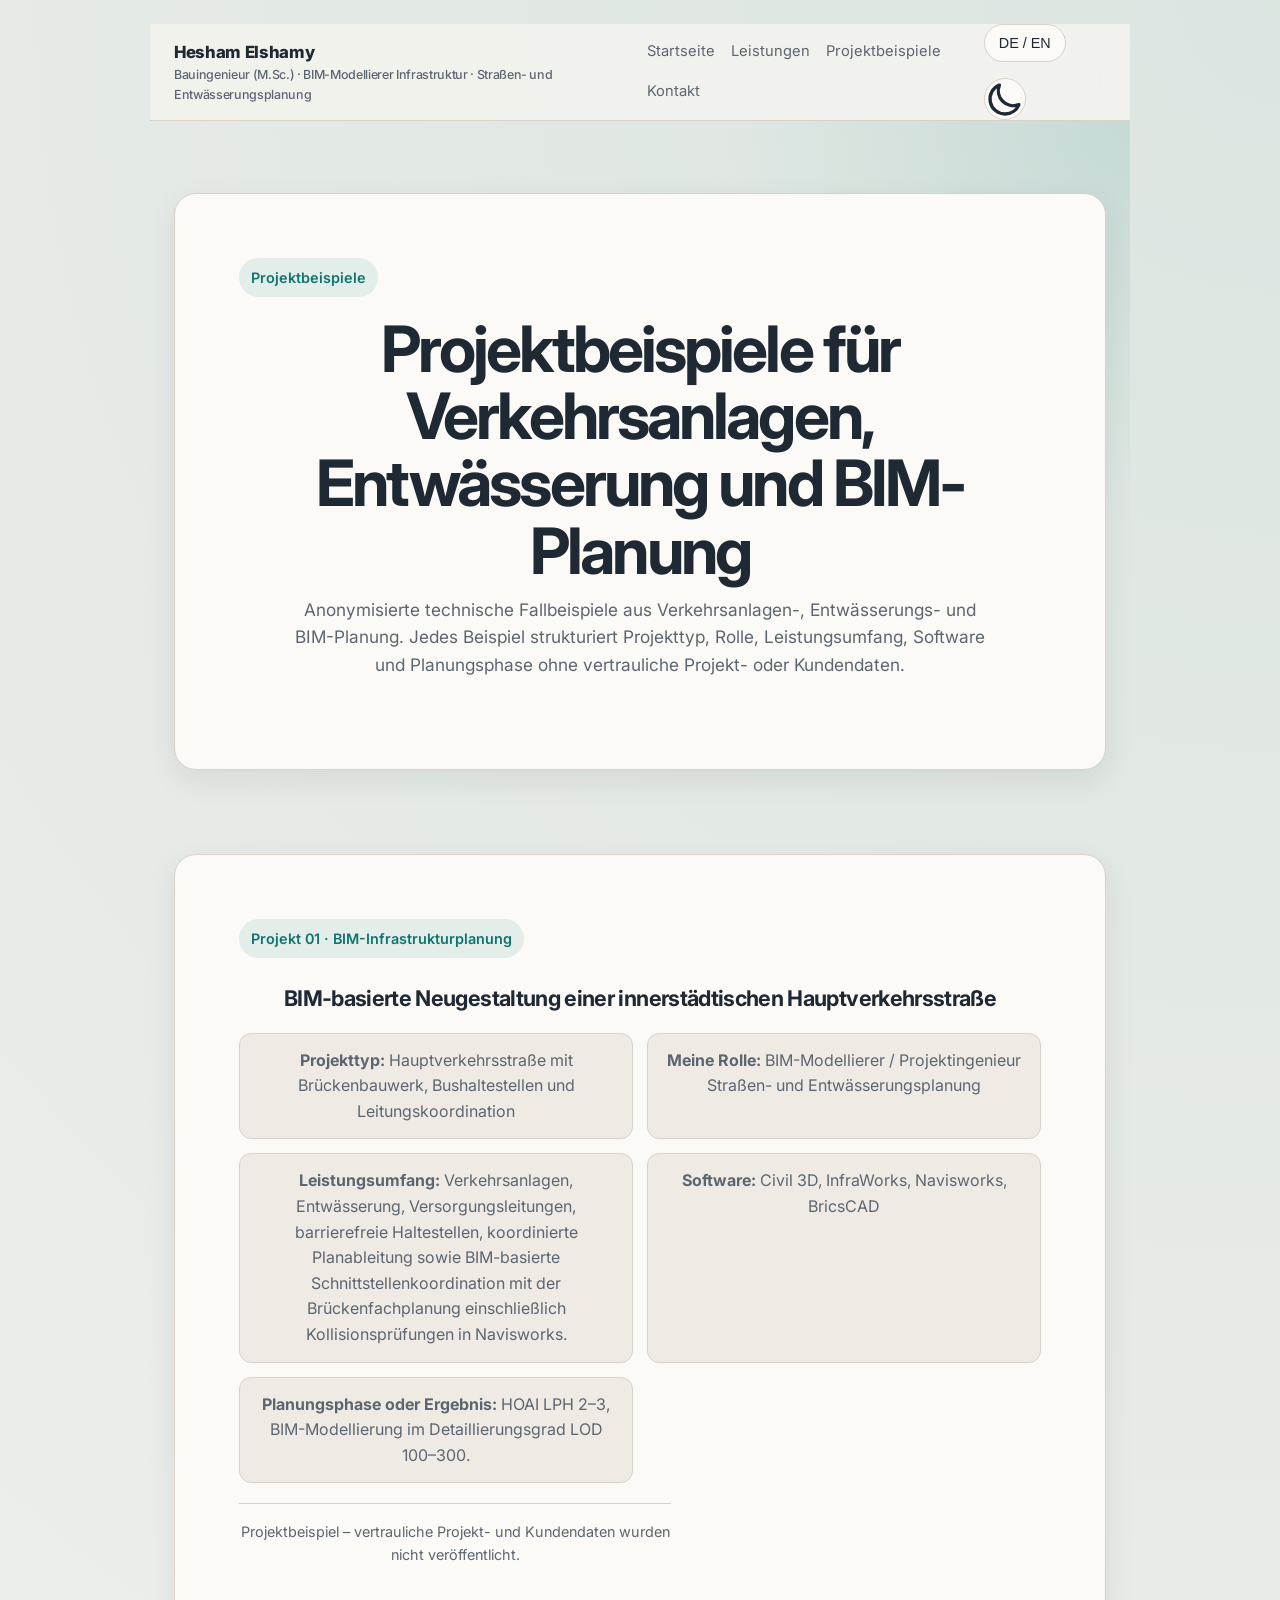
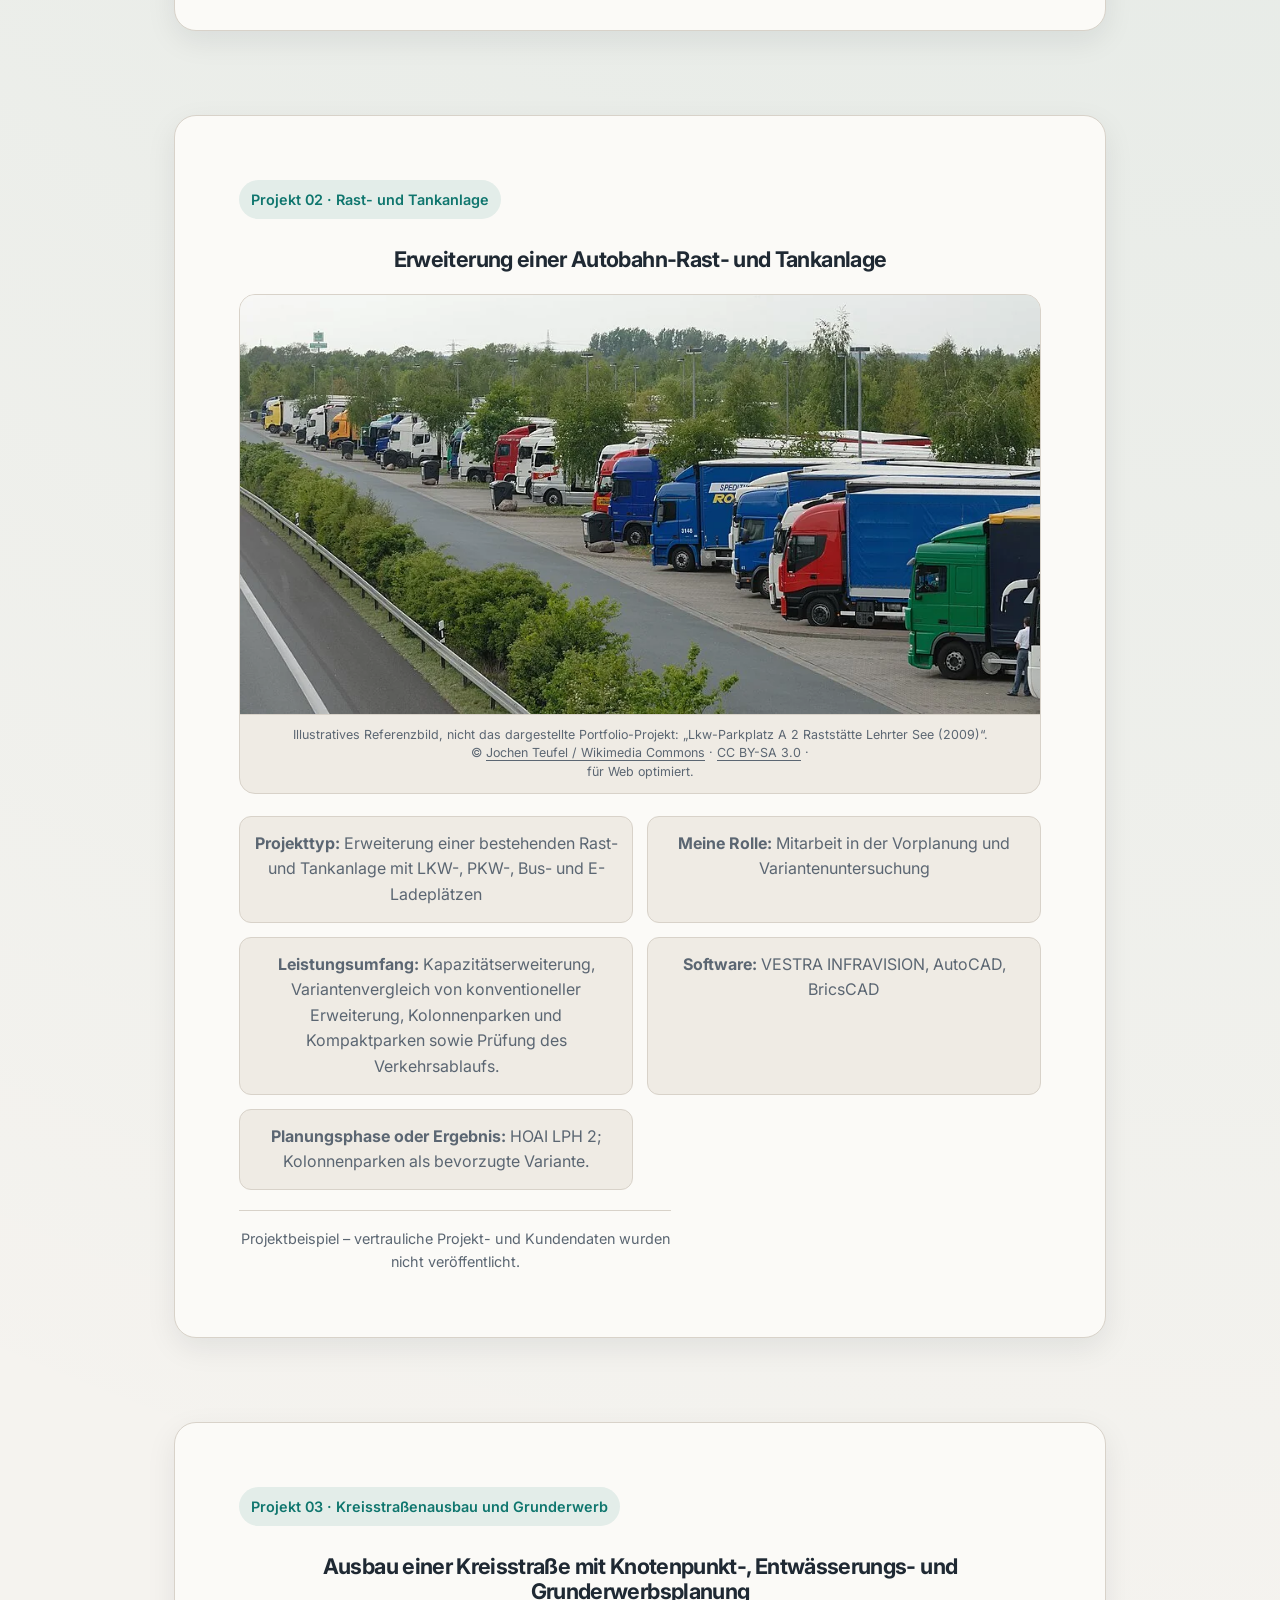
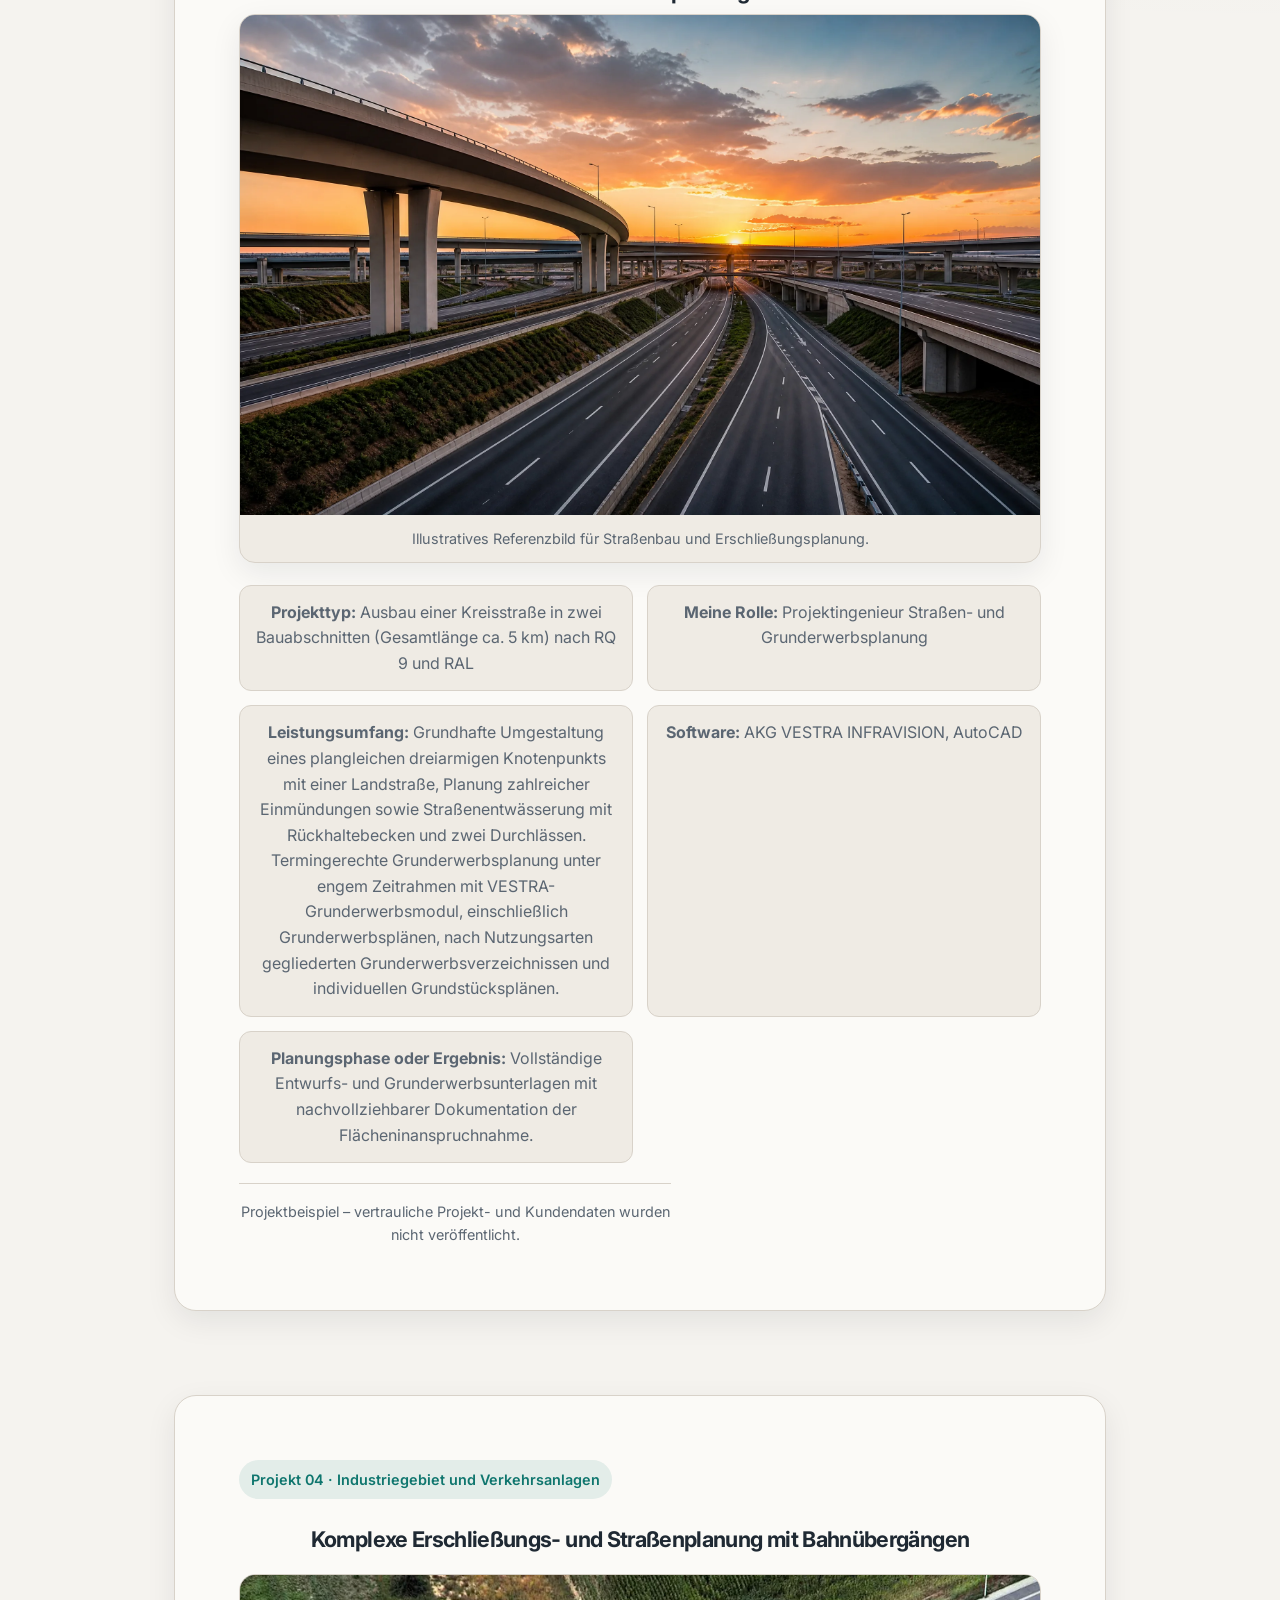
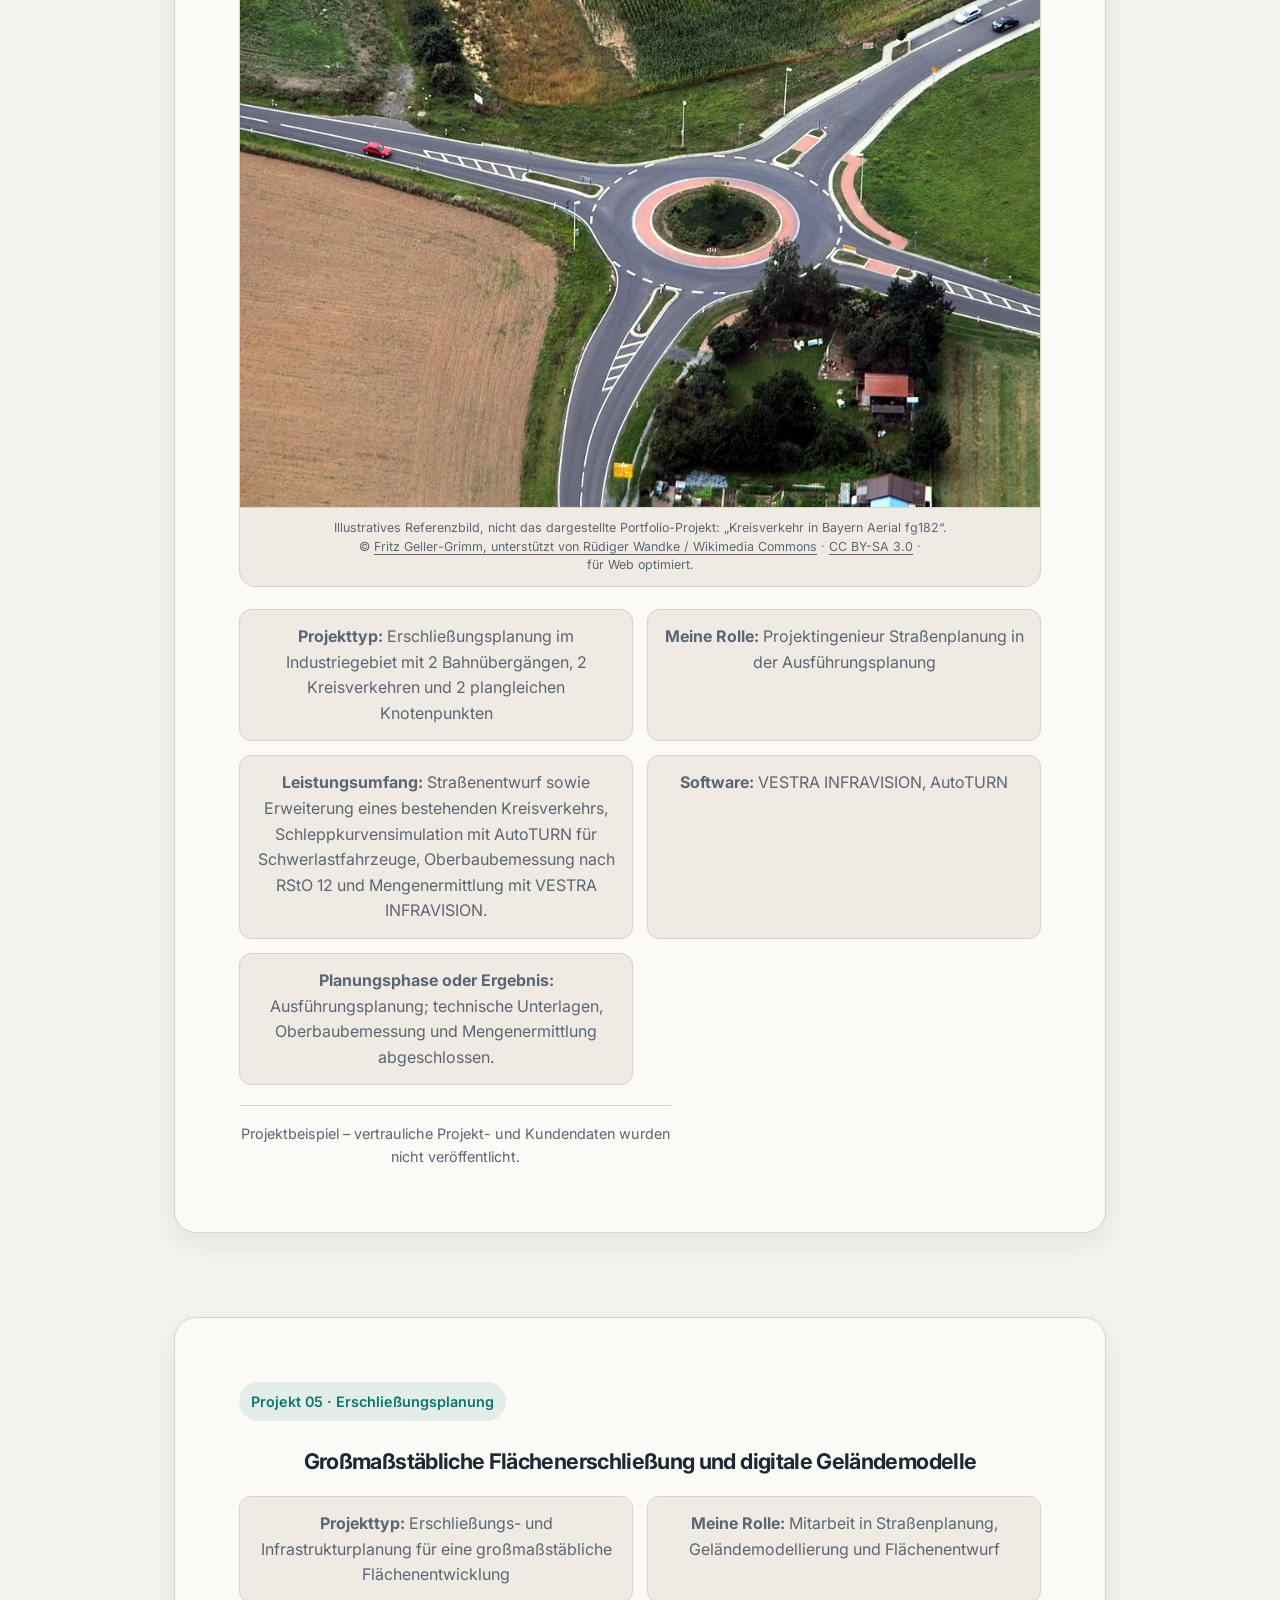
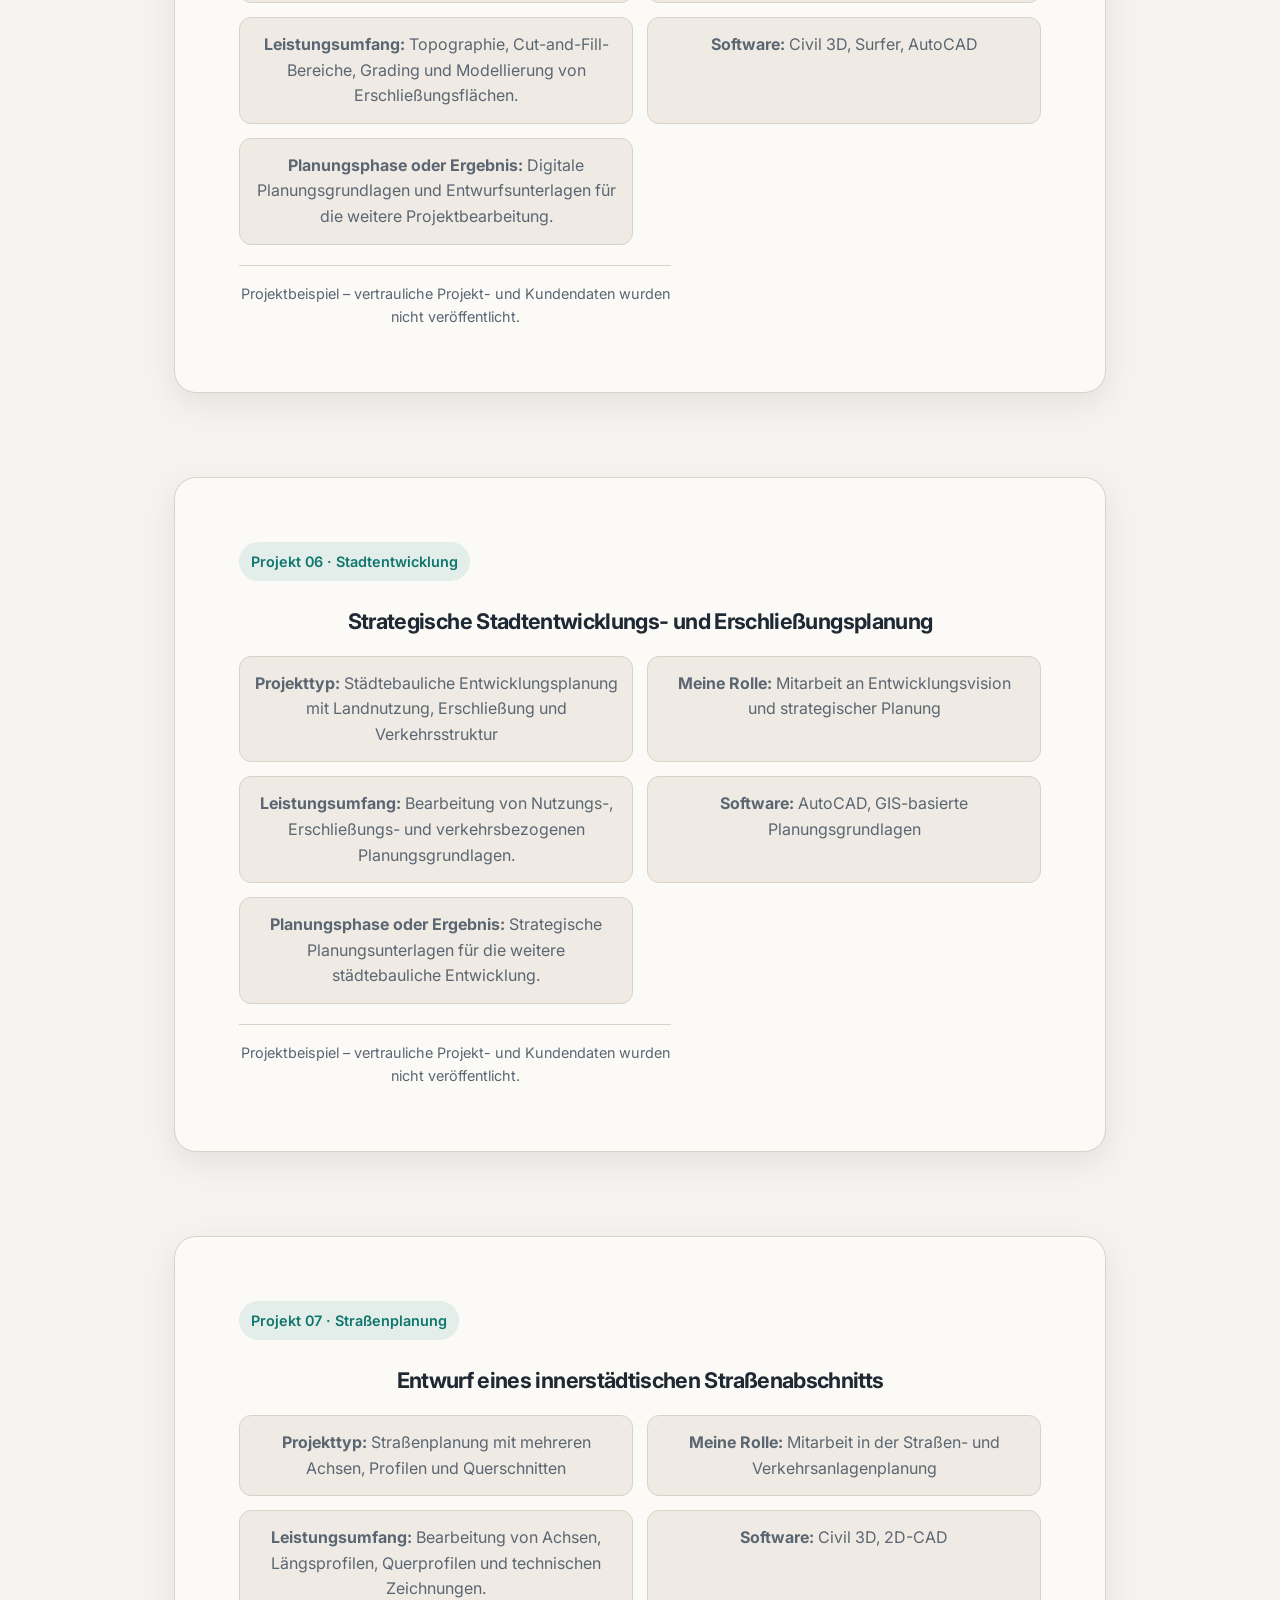
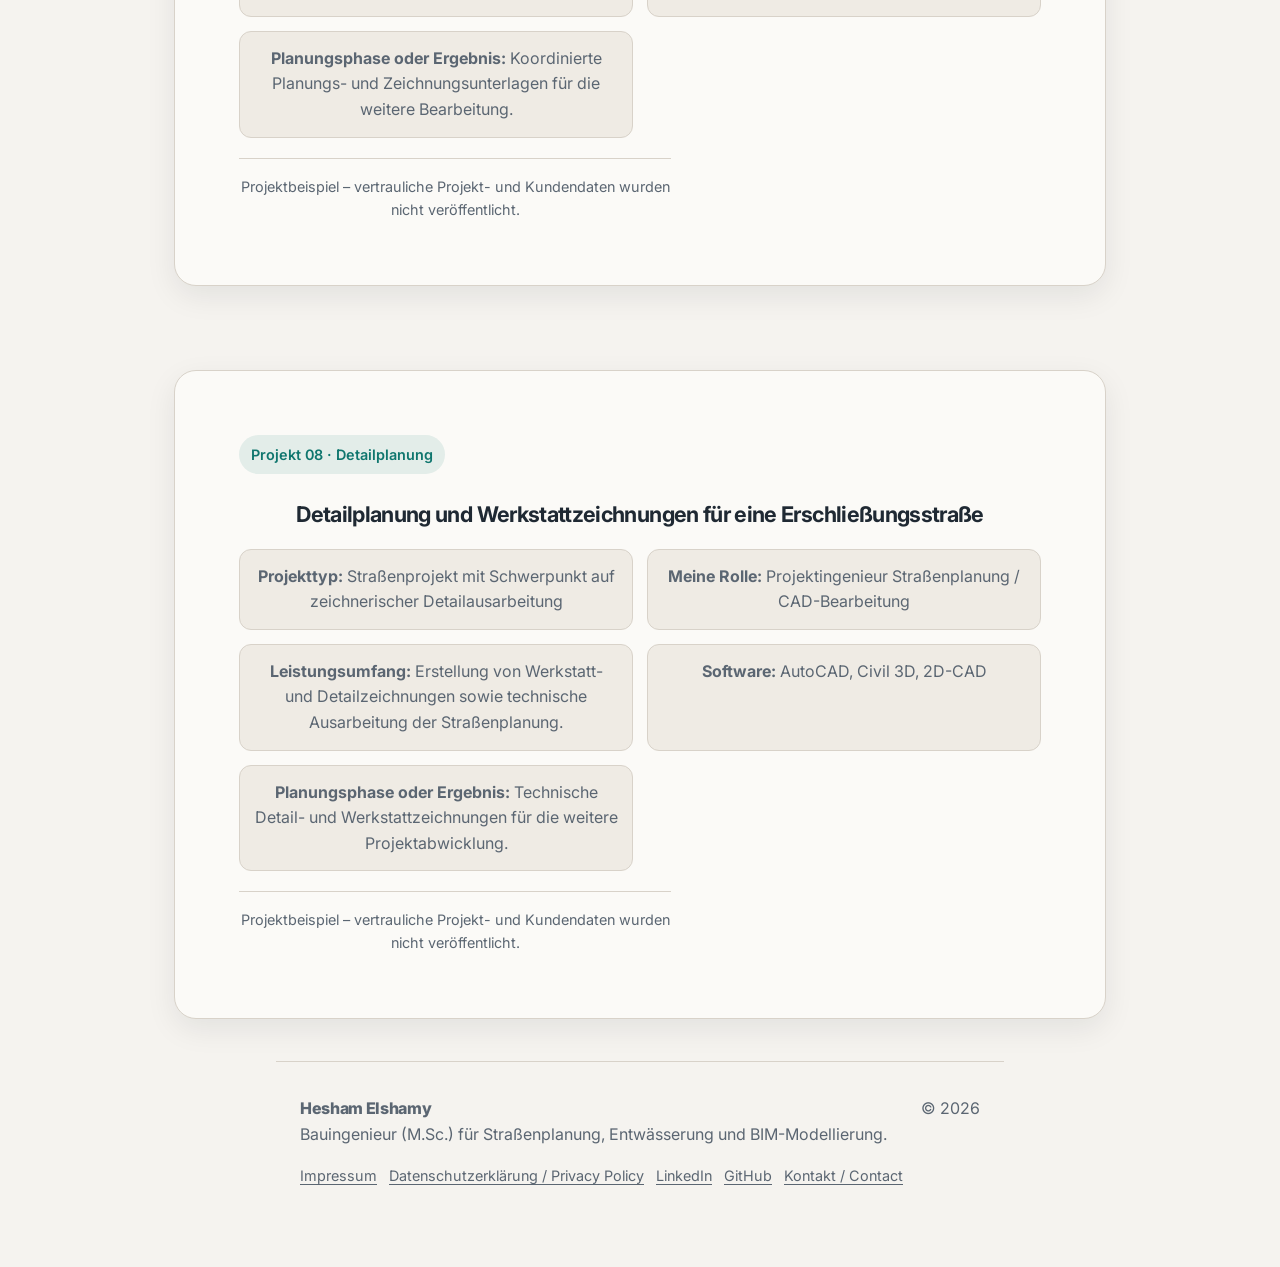
<file: projekte.html>
<!DOCTYPE html>
<html lang="de" data-theme="light">
<head>
  <meta charset="UTF-8" />
  <link rel="icon" href="favicon.svg" type="image/svg+xml" />
  <meta name="viewport" content="width=device-width, initial-scale=1.0" />
  <meta name="theme-color" content="#f5f3ef" />
  <script>
    (() => {
      const root = document.documentElement;
      try {
        const savedLanguage = localStorage.getItem('portfolio-lang');
        const language = savedLanguage === 'en' ? 'en' : 'de';
        const savedTheme = localStorage.getItem('portfolio-theme');
        const prefersDark = window.matchMedia && window.matchMedia('(prefers-color-scheme: dark)').matches;
        const theme = savedTheme === 'dark' || (!savedTheme && prefersDark) ? 'dark' : 'light';
        root.lang = language;
        root.classList.remove('lang-de', 'lang-en');
        root.classList.add(`lang-${language}`);
        root.dataset.theme = theme;
        root.style.colorScheme = theme;
      } catch {
        root.classList.add('lang-de');
      }
    })();
  </script>
  <script src="site.js?v=1.2.0" defer></script>
  <title>Projektbeispiele | Hesham Elshamy Bauingenieur (M.Sc.)</title>
  <meta name="description" content="Technische Fallbeispiele aus BIM-Infrastrukturplanung, Straßenplanung, Rastanlagen, Entwässerung und Erschließung." />
  <link rel="canonical" href="https://heshamelshamy.github.io/projekte.html" />
  <meta property="og:locale" content="de_DE" />
  <meta property="og:locale:alternate" content="en_GB" />
  <meta property="og:type" content="website" />
  <meta property="og:url" content="https://heshamelshamy.github.io/projekte.html" />
  <meta property="og:title" content="Projektbeispiele — Hesham Elshamy Bauingenieur (M.Sc.)" />
  <meta property="og:description" content="Technische Fallbeispiele aus BIM-Infrastrukturplanung, Straßenplanung, Rastanlagen, Entwässerung und Erschließung." />
  <meta property="og:image" content="https://heshamelshamy.github.io/images/bim-project.webp" />
  <meta property="og:image:alt" content="Abstract BIM infrastructure visualization" />
  <meta name="twitter:card" content="summary_large_image" />
  <meta name="twitter:title" content="Projektbeispiele — Hesham Elshamy Bauingenieur (M.Sc.)" />
  <meta name="twitter:description" content="Technische Fallbeispiele aus BIM-Infrastrukturplanung, Straßenplanung, Rastanlagen, Entwässerung und Erschließung." />
  <meta name="twitter:image" content="https://heshamelshamy.github.io/images/bim-project.webp" />

  <link rel="preconnect" href="https://fonts.googleapis.com">
  <link rel="preconnect" href="https://fonts.gstatic.com" crossorigin>
  <link href="https://fonts.googleapis.com/css2?family=Inter:wght@400;500;600;700;800&display=swap" rel="stylesheet">

  <script type="application/ld+json">
  {
    "@context": "https://schema.org",
    "@type": "Person",
    "name": "Hesham Elshamy",
    "jobTitle": "Civil Engineer (M.Sc.) — BIM Modeler for Infrastructure",
    "description": "Civil Engineer (M.Sc.) focused on BIM-based road and drainage design for infrastructure projects.",
    "url": "https://heshamelshamy.github.io/",
    "sameAs": ["https://www.linkedin.com/in/heshamelshamy/", "https://github.com/heshamelshamy/heshamelshamy.github.io"],
    "knowsAbout": ["BIM modeling", "road design", "drainage design", "IFC data exchange", "Civil 3D", "VESTRA INFRAVISION"]
  }
</script>
  <link rel="stylesheet" href="assets/site.css">
</head>
<body>
  <a class="skip-link" href="#main">Skip to content / Zum Inhalt</a>
<header class="topbar">
  <div class="container nav">
    <div class="brand">Hesham Elshamy<small data-lang="de">Bauingenieur (M.Sc.) · BIM-Modellierer Infrastruktur · Straßen- und Entwässerungsplanung</small><small data-lang="en">Civil Engineer (M.Sc.) · BIM Modeler for Infrastructure · Road and Drainage Design</small></div>
    <nav id="primary-navigation" class="nav-links" aria-label="Primary navigation / Hauptnavigation">
      <a href="index.html" data-lang="de">Startseite</a>
      <a href="index.html" data-lang="en">Home</a>
      <a href="leistungen.html" data-lang="de">Leistungen</a>
      <a href="leistungen.html" data-lang="en">Services</a>
      <a href="projekte.html" data-lang="de">Projektbeispiele</a>
      <a href="projekte.html" data-lang="en">Project Examples</a>
      <a href="kontakt.html" data-lang="de">Kontakt</a>
      <a href="kontakt.html" data-lang="en">Contact</a>
    </nav><button class="icon-btn nav-menu-toggle" id="menuToggle" aria-expanded="false" aria-controls="primary-navigation" aria-label="Open navigation menu"><span aria-hidden="true">☰</span></button><div class="nav-actions">
      <button class="chip" id="langToggle" aria-pressed="false" aria-label="Toggle language">DE / EN</button>
      <button class="icon-btn" id="themeToggle" aria-pressed="false" aria-label="Toggle color theme"><span class="theme-icon" aria-hidden="true"></span></button>
    </div>
  </div>
</header>

<main id="main">
  <section class="hero">
    <div class="container">
      <div class="card box">
        <div class="eyebrow" data-lang="de">Projektbeispiele</div>
        <div class="eyebrow" data-lang="en">Project Examples</div>
        <h1 ><span data-lang-inline="de">Projektbeispiele für Verkehrsanlagen, Entwässerung und BIM-Planung</span><span data-lang-inline="en">Project Examples in Transport Infrastructure, Drainage, and BIM Planning</span></h1>
        <p class="lead" data-lang="de">Anonymisierte technische Fallbeispiele aus Verkehrsanlagen-, Entwässerungs- und BIM-Planung. Jedes Beispiel strukturiert Projekttyp, Rolle, Leistungsumfang, Software und Planungsphase ohne vertrauliche Projekt- oder Kundendaten.</p>
        <p class="lead" data-lang="en">Anonymized technical case studies from transport infrastructure, drainage, and BIM planning. Each example presents the project type, role, scope, software, and design phase without confidential project or client data.</p>
      </div>
    </div>
  </section>

  <section>
    <div class="container">
      <article class="card box">
        <div class="eyebrow" data-lang="de">Projekt 01 · BIM-Infrastrukturplanung</div>
        <div class="eyebrow" data-lang="en">Project 01 · BIM infrastructure planning</div>
        <h2 data-lang="de">BIM-basierte Neugestaltung einer innerstädtischen Hauptverkehrsstraße</h2>
        <h2 data-lang="en">BIM-based redesign of an urban main traffic road</h2>
        <div class="project-specs">
          <p><strong data-lang-inline="de">Projekttyp: </strong><strong data-lang-inline="en">Project type: </strong><span data-lang-inline="de">Hauptverkehrsstraße mit Brückenbauwerk, Bushaltestellen und Leitungskoordination</span><span data-lang-inline="en">Main traffic road with bridge structure, bus stops, and utility coordination</span></p>
          <p><strong data-lang-inline="de">Meine Rolle: </strong><strong data-lang-inline="en">My role: </strong><span data-lang-inline="de">BIM-Modellierer / Projektingenieur Straßen- und Entwässerungsplanung</span><span data-lang-inline="en">BIM Modeler / Project Engineer for road and drainage design</span></p>
          <p><strong data-lang-inline="de">Leistungsumfang: </strong><strong data-lang-inline="en">Scope of work: </strong><span data-lang-inline="de">Verkehrsanlagen, Entwässerung, Versorgungsleitungen, barrierefreie Haltestellen, koordinierte Planableitung sowie BIM-basierte Schnittstellenkoordination mit der Brückenfachplanung einschließlich Kollisionsprüfungen in Navisworks.</span><span data-lang-inline="en">Transport infrastructure, drainage, utilities, accessible bus stops, coordinated drawing production, and BIM-based interface coordination with the bridge design discipline, including clash detection in Navisworks.</span></p>
          <p><strong data-lang-inline="de">Software: </strong><strong data-lang-inline="en">Software: </strong><span data-lang-inline="de">Civil 3D, InfraWorks, Navisworks, BricsCAD</span><span data-lang-inline="en">Civil 3D, InfraWorks, Navisworks, BricsCAD</span></p>
          <p><strong data-lang-inline="de">Planungsphase oder Ergebnis: </strong><strong data-lang-inline="en">Design phase or outcome: </strong><span data-lang-inline="de">HOAI LPH 2–3, BIM-Modellierung im Detaillierungsgrad LOD 100–300.</span><span data-lang-inline="en">HOAI Service Phases 2–3, BIM modeling at LOD 100–300.</span></p>
        </div>
        <p class="project-note" data-lang="de">Projektbeispiel – vertrauliche Projekt- und Kundendaten wurden nicht veröffentlicht.</p>
        <p class="project-note" data-lang="en">Project example — confidential project and client data have not been published.</p>
      </article>
    </div>
  </section>

  <section>
    <div class="container">
      <article class="card box">
        <div class="eyebrow" data-lang="de">Projekt 02 · Rast- und Tankanlage</div>
        <div class="eyebrow" data-lang="en">Project 02 · Rest and service area</div>
        <h2 data-lang="de">Erweiterung einer Autobahn-Rast- und Tankanlage</h2>
        <h2 data-lang="en">Extension of an Autobahn rest and service area</h2>
        <figure class="licensed-figure">
          <img src="images/lkw-parkplatz-lehrter-see.webp" alt="LKW-Parkplatz an der Autobahn-Raststätte Lehrter See" data-alt-de="LKW-Parkplatz an der Autobahn-Raststätte Lehrter See" data-alt-en="Truck parking area at the Lehrter See motorway service area" width="960" height="502" loading="lazy" decoding="async">
          <figcaption><span data-lang="de">Illustratives Referenzbild, nicht das dargestellte Portfolio-Projekt: „Lkw-Parkplatz A 2 Raststätte Lehrter See (2009)“.</span><span data-lang="en">Illustrative reference image, not the portfolio project shown: “Lkw-Parkplatz A 2 Raststätte Lehrter See (2009)”.</span> © <a href="https://commons.wikimedia.org/wiki/File:Lkw-Parkplatz_A_2_Rastst%C3%A4tte_Lehrter_See_(2009).jpg" target="_blank" rel="license noopener noreferrer">Jochen Teufel / Wikimedia Commons</a> · <a href="https://creativecommons.org/licenses/by-sa/3.0/deed.de" target="_blank" rel="license noopener noreferrer">CC BY-SA 3.0</a> · <span data-lang="de">für Web optimiert.</span><span data-lang="en">web-optimized.</span></figcaption>
        </figure>
        <div class="project-specs">
          <p><strong data-lang-inline="de">Projekttyp: </strong><strong data-lang-inline="en">Project type: </strong><span data-lang-inline="de">Erweiterung einer bestehenden Rast- und Tankanlage mit LKW-, PKW-, Bus- und E-Ladeplätzen</span><span data-lang-inline="en">Extension of an existing rest and service area with truck, car, bus, and EV charging spaces</span></p>
          <p><strong data-lang-inline="de">Meine Rolle: </strong><strong data-lang-inline="en">My role: </strong><span data-lang-inline="de">Mitarbeit in der Vorplanung und Variantenuntersuchung</span><span data-lang-inline="en">Support in preliminary design and option analysis</span></p>
          <p><strong data-lang-inline="de">Leistungsumfang: </strong><strong data-lang-inline="en">Scope of work: </strong><span data-lang-inline="de">Kapazitätserweiterung, Variantenvergleich von konventioneller Erweiterung, Kolonnenparken und Kompaktparken sowie Prüfung des Verkehrsablaufs.</span><span data-lang-inline="en">Capacity extension, comparison of conventional, convoy, and compact parking options, and review of traffic circulation.</span></p>
          <p><strong data-lang-inline="de">Software: </strong><strong data-lang-inline="en">Software: </strong><span data-lang-inline="de">VESTRA INFRAVISION, AutoCAD, BricsCAD</span><span data-lang-inline="en">VESTRA INFRAVISION, AutoCAD, BricsCAD</span></p>
          <p><strong data-lang-inline="de">Planungsphase oder Ergebnis: </strong><strong data-lang-inline="en">Design phase or outcome: </strong><span data-lang-inline="de">HOAI LPH 2; Kolonnenparken als bevorzugte Variante.</span><span data-lang-inline="en">HOAI Service Phase 2; convoy parking selected as the preferred option.</span></p>
        </div>
        <p class="project-note" data-lang="de">Projektbeispiel – vertrauliche Projekt- und Kundendaten wurden nicht veröffentlicht.</p>
        <p class="project-note" data-lang="en">Project example — confidential project and client data have not been published.</p>
      </article>
    </div>
  </section>

  <section>
    <div class="container">
      <article class="card box">
        <div class="eyebrow" data-lang="de">Projekt 03 · Kreisstraßenausbau und Grunderwerb</div>
        <div class="eyebrow" data-lang="en">Project 03 · District road upgrade and land acquisition</div>
        <h2 data-lang="de">Ausbau einer Kreisstraße mit Knotenpunkt-, Entwässerungs- und Grunderwerbsplanung</h2>
        <h2 data-lang="en">Upgrading of a District Road Including Junction, Drainage and Land Acquisition Planning</h2>
        <figure class="media-frame">
          <img src="images/road-hero.webp" alt="Illustratives Referenzbild für Straßenbau und Kreisstraßenplanung" data-alt-de="Illustratives Referenzbild für Straßenbau und Kreisstraßenplanung" data-alt-en="Illustrative reference image for road construction and district road planning" width="1280" height="720" loading="lazy" decoding="async">
          <figcaption><span data-lang="de">Illustratives Referenzbild für Straßenbau und Erschließungsplanung.</span><span data-lang="en">Illustrative reference image for road construction and infrastructure planning.</span></figcaption>
        </figure>
        <div class="project-specs">
          <p><strong data-lang-inline="de">Projekttyp: </strong><strong data-lang-inline="en">Project type: </strong><span data-lang-inline="de">Ausbau einer Kreisstraße in zwei Bauabschnitten (Gesamtlänge ca. 5 km) nach RQ 9 und RAL</span><span data-lang-inline="en">Design of the upgrade of a district road divided into two construction sections (total length approx. 5 km) using RQ 9 and RAL</span></p>
          <p><strong data-lang-inline="de">Meine Rolle: </strong><strong data-lang-inline="en">My role: </strong><span data-lang-inline="de">Projektingenieur Straßen- und Grunderwerbsplanung</span><span data-lang-inline="en">Project Engineer for Road Design and Land Acquisition Planning</span></p>
          <p><strong data-lang-inline="de">Leistungsumfang: </strong><strong data-lang-inline="en">Scope of work: </strong><span data-lang-inline="de">Grundhafte Umgestaltung eines plangleichen dreiarmigen Knotenpunkts mit einer Landstraße, Planung zahlreicher Einmündungen sowie Straßenentwässerung mit Rückhaltebecken und zwei Durchlässen. Termingerechte Grunderwerbsplanung unter engem Zeitrahmen mit VESTRA-Grunderwerbsmodul, einschließlich Grunderwerbsplänen, nach Nutzungsarten gegliederten Grunderwerbsverzeichnissen und individuellen Grundstücksplänen.</span><span data-lang-inline="en">Full reconstruction of an at-grade three-arm junction with a state road, side-road junction integration, and drainage design comprising a stormwater detention basin and two culverts. Timely land acquisition planning using the VESTRA land acquisition module, including land acquisition plans, land-use registers, and individual parcel plans.</span></p>
          <p><strong data-lang-inline="de">Software: </strong><strong data-lang-inline="en">Software: </strong><span data-lang-inline="de">AKG VESTRA INFRAVISION, AutoCAD</span><span data-lang-inline="en">AKG VESTRA INFRAVISION, AutoCAD</span></p>
          <p><strong data-lang-inline="de">Planungsphase oder Ergebnis: </strong><strong data-lang-inline="en">Design phase or outcome: </strong><span data-lang-inline="de">Vollständige Entwurfs- und Grunderwerbsunterlagen mit nachvollziehbarer Dokumentation der Flächeninanspruchnahme.</span><span data-lang-inline="en">Complete design and land acquisition deliverables with transparent documentation of land take.</span></p>
        </div>
        <p class="project-note" data-lang="de">Projektbeispiel – vertrauliche Projekt- und Kundendaten wurden nicht veröffentlicht.</p>
        <p class="project-note" data-lang="en">Project example — confidential project and client data have not been published.</p>
      </article>
    </div>
  </section>

  <section>
    <div class="container">
      <article class="card box">
        <div class="eyebrow" data-lang="de">Projekt 04 · Industriegebiet und Verkehrsanlagen</div>
        <div class="eyebrow" data-lang="en">Project 04 · Industrial area and transport infrastructure</div>
        <h2 data-lang="de">Komplexe Erschließungs- und Straßenplanung mit Bahnübergängen</h2>
        <h2 data-lang="en">Complex access and road design with level crossings</h2>
        <figure class="licensed-figure">
          <img src="images/kreisverkehr-bayern.webp" alt="Luftaufnahme eines Kreisverkehrs in Bayern als illustratives Referenzbild" data-alt-de="Luftaufnahme eines Kreisverkehrs in Bayern als illustratives Referenzbild" data-alt-en="Aerial view of a roundabout in Bavaria as an illustrative reference image" width="960" height="638" loading="lazy" decoding="async">
          <figcaption><span data-lang="de">Illustratives Referenzbild, nicht das dargestellte Portfolio-Projekt: „Kreisverkehr in Bayern Aerial fg182“.</span><span data-lang="en">Illustrative reference image, not the portfolio project shown: “Kreisverkehr in Bayern Aerial fg182”.</span> © <a href="https://commons.wikimedia.org/wiki/File:Kreisverkehr_in_Bayern_Aerial_fg182.jpg" target="_blank" rel="license noopener noreferrer">Fritz Geller-Grimm, unterstützt von Rüdiger Wandke / Wikimedia Commons</a> · <a href="https://creativecommons.org/licenses/by-sa/3.0/deed.de" target="_blank" rel="license noopener noreferrer">CC BY-SA 3.0</a> · <span data-lang="de">für Web optimiert.</span><span data-lang="en">web-optimized.</span></figcaption>
        </figure>
        <div class="project-specs">
          <p><strong data-lang-inline="de">Projekttyp: </strong><strong data-lang-inline="en">Project type: </strong><span data-lang-inline="de">Erschließungsplanung im Industriegebiet mit 2 Bahnübergängen, 2 Kreisverkehren und 2 plangleichen Knotenpunkten</span><span data-lang-inline="en">Industrial-area access planning with 2 level crossings, 2 roundabouts, and 2 at-grade junctions</span></p>
          <p><strong data-lang-inline="de">Meine Rolle: </strong><strong data-lang-inline="en">My role: </strong><span data-lang-inline="de">Projektingenieur Straßenplanung in der Ausführungsplanung</span><span data-lang-inline="en">Road Design Project Engineer during detailed design</span></p>
          <p><strong data-lang-inline="de">Leistungsumfang: </strong><strong data-lang-inline="en">Scope of work: </strong><span data-lang-inline="de">Straßenentwurf sowie Erweiterung eines bestehenden Kreisverkehrs, Schleppkurvensimulation mit AutoTURN für Schwerlastfahrzeuge, Oberbaubemessung nach RStO 12 und Mengenermittlung mit VESTRA INFRAVISION.</span><span data-lang-inline="en">Road design and extension of an existing roundabout, AutoTURN swept-path simulation for heavy vehicles, pavement design in accordance with RStO 12, and quantity take-offs using VESTRA INFRAVISION.</span></p>
          <p><strong data-lang-inline="de">Software: </strong><strong data-lang-inline="en">Software: </strong><span data-lang-inline="de">VESTRA INFRAVISION, AutoTURN</span><span data-lang-inline="en">VESTRA INFRAVISION, AutoTURN</span></p>
          <p><strong data-lang-inline="de">Planungsphase oder Ergebnis: </strong><strong data-lang-inline="en">Design phase or outcome: </strong><span data-lang-inline="de">Ausführungsplanung; technische Unterlagen, Oberbaubemessung und Mengenermittlung abgeschlossen.</span><span data-lang-inline="en">Detailed design; technical deliverables, pavement design, and quantity take-offs completed.</span></p>
        </div>
        <p class="project-note" data-lang="de">Projektbeispiel – vertrauliche Projekt- und Kundendaten wurden nicht veröffentlicht.</p>
        <p class="project-note" data-lang="en">Project example — confidential project and client data have not been published.</p>
      </article>
    </div>
  </section>

  <section>
    <div class="container">
      <article class="card box">
        <div class="eyebrow" data-lang="de">Projekt 05 · Erschließungsplanung</div>
        <div class="eyebrow" data-lang="en">Project 05 · Access planning</div>
        <h2 data-lang="de">Großmaßstäbliche Flächenerschließung und digitale Geländemodelle</h2>
        <h2 data-lang="en">Large-scale land development and digital terrain modeling</h2>
        <div class="project-specs">
          <p><strong data-lang-inline="de">Projekttyp: </strong><strong data-lang-inline="en">Project type: </strong><span data-lang-inline="de">Erschließungs- und Infrastrukturplanung für eine großmaßstäbliche Flächenentwicklung</span><span data-lang-inline="en">Access and infrastructure planning for a large-scale land development</span></p>
          <p><strong data-lang-inline="de">Meine Rolle: </strong><strong data-lang-inline="en">My role: </strong><span data-lang-inline="de">Mitarbeit in Straßenplanung, Geländemodellierung und Flächenentwurf</span><span data-lang-inline="en">Support in road design, terrain modeling, and development-surface design</span></p>
          <p><strong data-lang-inline="de">Leistungsumfang: </strong><strong data-lang-inline="en">Scope of work: </strong><span data-lang-inline="de">Topographie, Cut-and-Fill-Bereiche, Grading und Modellierung von Erschließungsflächen.</span><span data-lang-inline="en">Topography, cut-and-fill areas, grading, and modeling of access surfaces.</span></p>
          <p><strong data-lang-inline="de">Software: </strong><strong data-lang-inline="en">Software: </strong><span data-lang-inline="de">Civil 3D, Surfer, AutoCAD</span><span data-lang-inline="en">Civil 3D, Surfer, AutoCAD</span></p>
          <p><strong data-lang-inline="de">Planungsphase oder Ergebnis: </strong><strong data-lang-inline="en">Design phase or outcome: </strong><span data-lang-inline="de">Digitale Planungsgrundlagen und Entwurfsunterlagen für die weitere Projektbearbeitung.</span><span data-lang-inline="en">Digital planning bases and design documents for further project development.</span></p>
        </div>
        <p class="project-note" data-lang="de">Projektbeispiel – vertrauliche Projekt- und Kundendaten wurden nicht veröffentlicht.</p>
        <p class="project-note" data-lang="en">Project example — confidential project and client data have not been published.</p>
      </article>
    </div>
  </section>

  <section>
    <div class="container">
      <article class="card box">
        <div class="eyebrow" data-lang="de">Projekt 06 · Stadtentwicklung</div>
        <div class="eyebrow" data-lang="en">Project 06 · Urban development</div>
        <h2 data-lang="de">Strategische Stadtentwicklungs- und Erschließungsplanung</h2>
        <h2 data-lang="en">Strategic urban development and access planning</h2>
        <div class="project-specs">
          <p><strong data-lang-inline="de">Projekttyp: </strong><strong data-lang-inline="en">Project type: </strong><span data-lang-inline="de">Städtebauliche Entwicklungsplanung mit Landnutzung, Erschließung und Verkehrsstruktur</span><span data-lang-inline="en">Urban development planning with land use, access, and transport structure</span></p>
          <p><strong data-lang-inline="de">Meine Rolle: </strong><strong data-lang-inline="en">My role: </strong><span data-lang-inline="de">Mitarbeit an Entwicklungsvision und strategischer Planung</span><span data-lang-inline="en">Support for the development vision and strategic planning</span></p>
          <p><strong data-lang-inline="de">Leistungsumfang: </strong><strong data-lang-inline="en">Scope of work: </strong><span data-lang-inline="de">Bearbeitung von Nutzungs-, Erschließungs- und verkehrsbezogenen Planungsgrundlagen.</span><span data-lang-inline="en">Preparation of land-use, access, and transport-related planning bases.</span></p>
          <p><strong data-lang-inline="de">Software: </strong><strong data-lang-inline="en">Software: </strong><span data-lang-inline="de">AutoCAD, GIS-basierte Planungsgrundlagen</span><span data-lang-inline="en">AutoCAD, GIS-based planning materials</span></p>
          <p><strong data-lang-inline="de">Planungsphase oder Ergebnis: </strong><strong data-lang-inline="en">Design phase or outcome: </strong><span data-lang-inline="de">Strategische Planungsunterlagen für die weitere städtebauliche Entwicklung.</span><span data-lang-inline="en">Strategic planning documents for further urban development.</span></p>
        </div>
        <p class="project-note" data-lang="de">Projektbeispiel – vertrauliche Projekt- und Kundendaten wurden nicht veröffentlicht.</p>
        <p class="project-note" data-lang="en">Project example — confidential project and client data have not been published.</p>
      </article>
    </div>
  </section>

  <section>
    <div class="container">
      <article class="card box">
        <div class="eyebrow" data-lang="de">Projekt 07 · Straßenplanung</div>
        <div class="eyebrow" data-lang="en">Project 07 · Road design</div>
        <h2 data-lang="de">Entwurf eines innerstädtischen Straßenabschnitts</h2>
        <h2 data-lang="en">Design of an urban road corridor</h2>
        <div class="project-specs">
          <p><strong data-lang-inline="de">Projekttyp: </strong><strong data-lang-inline="en">Project type: </strong><span data-lang-inline="de">Straßenplanung mit mehreren Achsen, Profilen und Querschnitten</span><span data-lang-inline="en">Road design with multiple alignments, profiles, and cross sections</span></p>
          <p><strong data-lang-inline="de">Meine Rolle: </strong><strong data-lang-inline="en">My role: </strong><span data-lang-inline="de">Mitarbeit in der Straßen- und Verkehrsanlagenplanung</span><span data-lang-inline="en">Support in road and transport infrastructure design</span></p>
          <p><strong data-lang-inline="de">Leistungsumfang: </strong><strong data-lang-inline="en">Scope of work: </strong><span data-lang-inline="de">Bearbeitung von Achsen, Längsprofilen, Querprofilen und technischen Zeichnungen.</span><span data-lang-inline="en">Development of alignments, longitudinal profiles, cross sections, and technical drawings.</span></p>
          <p><strong data-lang-inline="de">Software: </strong><strong data-lang-inline="en">Software: </strong><span data-lang-inline="de">Civil 3D, 2D-CAD</span><span data-lang-inline="en">Civil 3D, 2D CAD</span></p>
          <p><strong data-lang-inline="de">Planungsphase oder Ergebnis: </strong><strong data-lang-inline="en">Design phase or outcome: </strong><span data-lang-inline="de">Koordinierte Planungs- und Zeichnungsunterlagen für die weitere Bearbeitung.</span><span data-lang-inline="en">Coordinated planning and drawing documents for further development.</span></p>
        </div>
        <p class="project-note" data-lang="de">Projektbeispiel – vertrauliche Projekt- und Kundendaten wurden nicht veröffentlicht.</p>
        <p class="project-note" data-lang="en">Project example — confidential project and client data have not been published.</p>
      </article>
    </div>
  </section>

  <section>
    <div class="container">
      <article class="card box">
        <div class="eyebrow" data-lang="de">Projekt 08 · Detailplanung</div>
        <div class="eyebrow" data-lang="en">Project 08 · Detailed design</div>
        <h2 data-lang="de">Detailplanung und Werkstattzeichnungen für eine Erschließungsstraße</h2>
        <h2 data-lang="en">Detailed design and shop drawings for an access road</h2>
        <div class="project-specs">
          <p><strong data-lang-inline="de">Projekttyp: </strong><strong data-lang-inline="en">Project type: </strong><span data-lang-inline="de">Straßenprojekt mit Schwerpunkt auf zeichnerischer Detailausarbeitung</span><span data-lang-inline="en">Road project focused on detailed drawing development</span></p>
          <p><strong data-lang-inline="de">Meine Rolle: </strong><strong data-lang-inline="en">My role: </strong><span data-lang-inline="de">Projektingenieur Straßenplanung / CAD-Bearbeitung</span><span data-lang-inline="en">Road Design Project Engineer / CAD production</span></p>
          <p><strong data-lang-inline="de">Leistungsumfang: </strong><strong data-lang-inline="en">Scope of work: </strong><span data-lang-inline="de">Erstellung von Werkstatt- und Detailzeichnungen sowie technische Ausarbeitung der Straßenplanung.</span><span data-lang-inline="en">Preparation of shop and detailed drawings and technical development of the road design.</span></p>
          <p><strong data-lang-inline="de">Software: </strong><strong data-lang-inline="en">Software: </strong><span data-lang-inline="de">AutoCAD, Civil 3D, 2D-CAD</span><span data-lang-inline="en">AutoCAD, Civil 3D, 2D CAD</span></p>
          <p><strong data-lang-inline="de">Planungsphase oder Ergebnis: </strong><strong data-lang-inline="en">Design phase or outcome: </strong><span data-lang-inline="de">Technische Detail- und Werkstattzeichnungen für die weitere Projektabwicklung.</span><span data-lang-inline="en">Technical detailed and shop drawings for further project delivery.</span></p>
        </div>
        <p class="project-note" data-lang="de">Projektbeispiel – vertrauliche Projekt- und Kundendaten wurden nicht veröffentlicht.</p>
        <p class="project-note" data-lang="en">Project example — confidential project and client data have not been published.</p>
      </article>
    </div>
  </section>
</main>

<footer class="footer">
  <div class="container" style="display:flex;justify-content:space-between;gap:18px;flex-wrap:wrap;">
    <div>
      <div class="brand" style="font-size:1rem;">Hesham Elshamy</div>
      <div class="muted" data-lang="de">Bauingenieur (M.Sc.) für Straßenplanung, Entwässerung und BIM-Modellierung.</div>
      <div class="muted" data-lang="en">Civil Engineer (M.Sc.) for road design, drainage, and BIM modeling.</div>
      <div class="footer-links"><a href="impressum.html">Impressum</a><a href="datenschutz.html">Datenschutzerklärung / Privacy Policy</a><a href="https://www.linkedin.com/in/heshamelshamy/" target="_blank" rel="noopener noreferrer">LinkedIn</a><a href="https://github.com/heshamelshamy/heshamelshamy.github.io" target="_blank" rel="noopener noreferrer">GitHub</a><a href="kontakt.html">Kontakt / Contact</a></div>
    </div>
    <div class="muted">© <span id="currentYear"></span></div>
  </div>
</footer>
</body>
</html>
</file>
<file: assets/site.css>
/* Source: index.html */
:root { --bg:#f5f3ef; --surface:#fbfaf7; --surface-2:#efebe4; --text:#1f2933; --muted:#5b6672; --line:#d8d2c9; --primary:#0f766e; --primary-dark:#0b5b55; --accent:#d97706; --white:#fff; --radius:18px; --max:1180px; --shadow:0 10px 30px rgba(17,24,39,.08); }
    [data-theme="dark"] { --bg:#111417; --surface:#171b1f; --surface-2:#1d2328; --text:#e7ecef; --muted:#a6b0b8; --line:#2b333a; --primary:#3bb4a9; --primary-dark:#2d9086; --accent:#f59e0b; --white:#fff; --shadow:0 14px 34px rgba(0,0,0,.28); }
    *{box-sizing:border-box} html{scroll-behavior:smooth} body{margin:0;font-family:'Inter',sans-serif;background:var(--bg);color:var(--text);line-height:1.6}
    a{text-decoration:none;color:inherit} img{max-width:100%;height:auto;display:block}
    .container{max-width:var(--max);margin:0 auto;padding:0 24px}
    .topbar{position:sticky;top:0;z-index:100;background:color-mix(in srgb,var(--bg) 84%,transparent);backdrop-filter:blur(12px);border-bottom:1px solid var(--line)}
    .nav{display:flex;align-items:center;justify-content:space-between;gap:20px;min-height:74px}
    .brand{font-weight:800;letter-spacing:-.02em;font-size:1.05rem} .brand small{display:block;font-weight:500;color:var(--muted);font-size:.78rem}
    .nav-links,.nav-actions{display:flex;align-items:center;gap:16px;flex-wrap:wrap} .nav-links{font-size:.95rem;color:var(--muted)}
    .chip,.icon-btn{border:1px solid var(--line);background:var(--surface);color:var(--text);border-radius:999px;padding:10px 14px;font-size:.9rem;cursor:pointer} .icon-btn{width:42px;height:42px;padding:0;display:grid;place-items:center}
    .hero{padding:74px 0 42px;background:radial-gradient(circle at top right,color-mix(in srgb,var(--primary) 11%,transparent),transparent 32%)}
    .hero-grid{display:grid;grid-template-columns:1.15fr .85fr;gap:24px;align-items:stretch}
    .card{background:var(--surface);border:1px solid var(--line);border-radius:var(--radius);box-shadow:var(--shadow)} .box{padding:28px}
    h1{margin:0 0 16px;font-size:clamp(2rem,5vw,4rem);line-height:1.03;letter-spacing:-.04em} h2{margin:0 0 10px;font-size:clamp(1.5rem,3vw,2.4rem);letter-spacing:-.03em} h3{margin:0 0 10px;font-size:1.08rem}
    .lead,.muted,p{color:var(--muted)} .lead{font-size:1.08rem;max-width:65ch} .eyebrow{display:inline-flex;align-items:center;padding:8px 12px;border-radius:999px;background:color-mix(in srgb,var(--primary) 10%,var(--surface));color:var(--primary);font-size:.9rem;font-weight:600;margin-bottom:18px}
    .btn-row{display:flex;flex-wrap:wrap;gap:12px;margin-top:24px} .btn{display:inline-flex;align-items:center;justify-content:center;padding:14px 18px;border-radius:14px;font-weight:600;border:1px solid transparent} .btn-primary{background:var(--primary);color:var(--white)} .btn-secondary{border-color:var(--line)}
    section{padding:42px 0} .grid-2{display:grid;grid-template-columns:repeat(2,1fr);gap:18px} .grid-3{display:grid;grid-template-columns:repeat(3,1fr);gap:18px} .grid-4{display:grid;grid-template-columns:repeat(4,1fr);gap:18px}
    .tag-list{display:flex;flex-wrap:wrap;gap:10px;margin-top:16px} .tag{padding:8px 12px;border-radius:999px;background:var(--surface-2);border:1px solid var(--line);font-size:.9rem}
    .image-slot{margin-top:18px;border:1.5px dashed var(--line);border-radius:16px;min-height:250px;background:linear-gradient(180deg,color-mix(in srgb,var(--surface-2) 70%,transparent),transparent),var(--surface-2);display:grid;place-items:center;text-align:center;padding:24px;color:var(--muted)}
    .image-slot.tall{min-height:360px} .image-slot small{display:block;margin-top:8px}
    .media-frame{margin:0;overflow:hidden;border:1px solid var(--line);border-radius:16px;background:var(--surface-2);box-shadow:var(--shadow)} .media-frame img{width:100%;height:100%;object-fit:cover;aspect-ratio:16/10} .media-frame figcaption{padding:12px 16px;font-size:.9rem;color:var(--muted)} .hero-visual img{aspect-ratio:16/10}
    .split{display:grid;grid-template-columns:1fr 1fr;gap:24px;align-items:center} .stat{padding:18px;border-radius:16px;background:var(--surface-2);border:1px solid var(--line)}
    .footer{padding:34px 0 56px;border-top:1px solid var(--line);color:var(--muted)} .footer-links{display:flex;flex-wrap:wrap;gap:12px;margin-top:16px;font-size:.9rem}.footer-links a{text-decoration:underline;text-underline-offset:3px}
    [data-lang],[data-lang-inline]{display:none!important} html.lang-de [data-lang="de"],html.lang-en [data-lang="en"]{display:block!important} html.lang-de [data-lang-inline="de"],html.lang-en [data-lang-inline="en"]{display:inline!important}
    @media (max-width:980px){.nav{flex-direction:column;align-items:flex-start;padding:14px 0} .hero-grid,.split,.grid-2,.grid-3,.grid-4{grid-template-columns:1fr}}
      .skip-link{position:absolute;left:-9999px;top:auto;z-index:9999;padding:10px 14px;border-radius:8px;background:var(--text);color:var(--bg)}.skip-link:focus{left:16px;top:16px}.skip-link:focus-visible{outline:3px solid var(--accent);outline-offset:3px}:focus-visible{outline:3px solid var(--accent);outline-offset:3px}

    @media (prefers-reduced-motion:reduce){html{scroll-behavior:auto}*,*::before,*::after{animation-duration:.01ms!important;animation-iteration-count:1!important;transition-duration:.01ms!important;scroll-behavior:auto!important}}

    /* Original video-led hero treatment: image-based for a lightweight first load, with optional motion controls. */
    .hero-cinematic{position:relative;isolation:isolate;min-height:clamp(520px,67vw,710px);padding:0;overflow:hidden;background:#061a20;color:#fff;display:flex;align-items:stretch}
    .hero-cinematic::before{content:"";position:absolute;inset:-5%;z-index:-3;background:url("images/bim-project-hero.webp") center/cover no-repeat;transform:scale(1.04);animation:heroDrift 18s cubic-bezier(.23,1,.32,1) infinite alternate;will-change:transform}
    .hero-cinematic::after{content:"";position:absolute;inset:0;z-index:-2;background:linear-gradient(90deg,rgba(3,15,20,.96) 0%,rgba(3,15,20,.8) 37%,rgba(3,15,20,.36) 66%,rgba(3,15,20,.24) 100%),linear-gradient(0deg,rgba(3,15,20,.54),transparent 46%)}
    .hero-tech-grid{position:absolute;inset:0;z-index:-1;pointer-events:none;opacity:.22;background-image:linear-gradient(rgba(117,230,220,.2) 1px,transparent 1px),linear-gradient(90deg,rgba(117,230,220,.2) 1px,transparent 1px);background-size:54px 54px;mask-image:linear-gradient(90deg,transparent,black 42%,transparent 92%)}
    .hero-stage{width:100%;display:flex;align-items:flex-end;padding-top:clamp(74px,10vw,126px);padding-bottom:clamp(46px,7vw,86px)}
    .hero-copy{position:relative;max-width:790px;animation:heroReveal .7s cubic-bezier(.23,1,.32,1) both}
    .hero-cinematic .eyebrow{background:rgba(190,245,239,.13);border:1px solid rgba(190,245,239,.25);color:#d6fffa;backdrop-filter:blur(6px)}
    .hero-cinematic h1{max-width:13ch;color:#fff;text-wrap:balance;text-shadow:0 2px 22px rgba(0,0,0,.28)}
    .hero-cinematic .lead{max-width:61ch;color:rgba(244,251,250,.86);font-size:clamp(1rem,1.7vw,1.16rem)}
    .hero-cinematic .btn-primary{background:#bff5ef;color:#073b3d;box-shadow:0 10px 24px rgba(0,0,0,.18)}
    .hero-cinematic .btn-secondary{border-color:rgba(255,255,255,.36);background:rgba(255,255,255,.06);color:#fff;backdrop-filter:blur(5px)}
    .hero-footer-row{margin-top:clamp(28px,4vw,46px);display:flex;align-items:center;justify-content:space-between;gap:20px;flex-wrap:wrap;color:rgba(244,251,250,.82)}
    .hero-signals{display:flex;flex-wrap:wrap;gap:9px}.hero-signal{display:inline-flex;align-items:center;gap:8px;border:1px solid rgba(255,255,255,.2);border-radius:999px;padding:7px 10px;background:rgba(4,22,27,.4);font-size:.78rem;font-weight:600;letter-spacing:.01em}.hero-signal::before{content:"";width:6px;height:6px;border-radius:50%;background:#79e6dc;box-shadow:0 0 0 4px rgba(121,230,220,.13)}
    .motion-toggle{border:1px solid rgba(255,255,255,.3);border-radius:999px;background:rgba(4,22,27,.44);color:#fff;padding:9px 12px;font:inherit;font-size:.84rem;cursor:pointer;backdrop-filter:blur(6px)}.motion-toggle:hover{background:rgba(255,255,255,.14)}html .motion-toggle [data-motion-label]{display:none!important}html.lang-de .motion-toggle[data-motion="playing"] [data-lang="de"][data-motion-label="playing"],html.lang-de .motion-toggle[data-motion="paused"] [data-lang="de"][data-motion-label="paused"],html.lang-en .motion-toggle[data-motion="playing"] [data-lang="en"][data-motion-label="playing"],html.lang-en .motion-toggle[data-motion="paused"] [data-lang="en"][data-motion-label="paused"]{display:inline!important}
    .hero-cinematic.is-motion-paused::before{animation-play-state:paused}
    @keyframes heroDrift{from{transform:scale(1.04) translate3d(-1.2%,0,0)}to{transform:scale(1.11) translate3d(1.2%,-.8%,0)}}
    @keyframes heroReveal{from{opacity:0;transform:translateY(18px)}to{opacity:1;transform:translateY(0)}}
    @media(max-width:680px){.hero-cinematic{min-height:600px}.hero-cinematic::after{background:linear-gradient(90deg,rgba(3,15,20,.95),rgba(3,15,20,.68)),linear-gradient(0deg,rgba(3,15,20,.72),transparent 60%)}.hero-stage{padding-top:96px}.hero-cinematic h1{max-width:11ch}.hero-footer-row{align-items:flex-start}.motion-toggle{width:100%;text-align:left}}
    @media (prefers-reduced-motion:reduce){.hero-cinematic::before{animation:none;transform:scale(1.05)}.hero-copy{animation:none}.motion-toggle{display:none}}

/* Source: leistungen.html */
:root { --bg:#f5f3ef; --surface:#fbfaf7; --surface-2:#efebe4; --text:#1f2933; --muted:#5b6672; --line:#d8d2c9; --primary:#0f766e; --primary-dark:#0b5b55; --accent:#d97706; --white:#fff; --radius:18px; --max:1180px; --shadow:0 10px 30px rgba(17,24,39,.08); }
    [data-theme="dark"] { --bg:#111417; --surface:#171b1f; --surface-2:#1d2328; --text:#e7ecef; --muted:#a6b0b8; --line:#2b333a; --primary:#3bb4a9; --primary-dark:#2d9086; --accent:#f59e0b; --white:#fff; --shadow:0 14px 34px rgba(0,0,0,.28); }
    *{box-sizing:border-box} html{scroll-behavior:smooth} body{margin:0;font-family:'Inter',sans-serif;background:var(--bg);color:var(--text);line-height:1.6}
    a{text-decoration:none;color:inherit} img{max-width:100%;height:auto;display:block}
    .container{max-width:var(--max);margin:0 auto;padding:0 24px}
    .topbar{position:sticky;top:0;z-index:100;background:color-mix(in srgb,var(--bg) 84%,transparent);backdrop-filter:blur(12px);border-bottom:1px solid var(--line)}
    .nav{display:flex;align-items:center;justify-content:space-between;gap:20px;min-height:74px}
    .brand{font-weight:800;letter-spacing:-.02em;font-size:1.05rem} .brand small{display:block;font-weight:500;color:var(--muted);font-size:.78rem}
    .nav-links,.nav-actions{display:flex;align-items:center;gap:16px;flex-wrap:wrap} .nav-links{font-size:.95rem;color:var(--muted)}
    .chip,.icon-btn{border:1px solid var(--line);background:var(--surface);color:var(--text);border-radius:999px;padding:10px 14px;font-size:.9rem;cursor:pointer} .icon-btn{width:42px;height:42px;padding:0;display:grid;place-items:center}
    .hero{padding:74px 0 42px;background:radial-gradient(circle at top right,color-mix(in srgb,var(--primary) 11%,transparent),transparent 32%)}
    .hero-grid{display:grid;grid-template-columns:1.15fr .85fr;gap:24px;align-items:stretch}
    .card{background:var(--surface);border:1px solid var(--line);border-radius:var(--radius);box-shadow:var(--shadow)} .box{padding:28px}
    h1{margin:0 0 16px;font-size:clamp(2rem,5vw,4rem);line-height:1.03;letter-spacing:-.04em} h2{margin:0 0 10px;font-size:clamp(1.5rem,3vw,2.4rem);letter-spacing:-.03em} h3{margin:0 0 10px;font-size:1.08rem}
    .lead,.muted,p{color:var(--muted)} .lead{font-size:1.08rem;max-width:65ch} .eyebrow{display:inline-flex;align-items:center;padding:8px 12px;border-radius:999px;background:color-mix(in srgb,var(--primary) 10%,var(--surface));color:var(--primary);font-size:.9rem;font-weight:600;margin-bottom:18px}
    .btn-row{display:flex;flex-wrap:wrap;gap:12px;margin-top:24px} .btn{display:inline-flex;align-items:center;justify-content:center;padding:14px 18px;border-radius:14px;font-weight:600;border:1px solid transparent} .btn-primary{background:var(--primary);color:var(--white)} .btn-secondary{border-color:var(--line)}
    section{padding:42px 0} .grid-2{display:grid;grid-template-columns:repeat(2,1fr);gap:18px} .grid-3{display:grid;grid-template-columns:repeat(3,1fr);gap:18px} .grid-4{display:grid;grid-template-columns:repeat(4,1fr);gap:18px} .service-grid{display:grid;grid-template-columns:repeat(auto-fit,minmax(min(100%,320px),1fr));gap:18px}.service-card{height:100%;display:flex;flex-direction:column}.tech-icon{width:48px;height:48px;display:grid;place-items:center;border-radius:14px;background:color-mix(in srgb,var(--primary) 12%,var(--surface));color:var(--primary);margin-bottom:18px}.tech-icon svg{width:26px;height:26px;stroke:currentColor;fill:none;stroke-width:1.8;stroke-linecap:round;stroke-linejoin:round}.service-card .tag-list{margin-top:auto;padding-top:12px}
    .tag-list{display:flex;flex-wrap:wrap;gap:10px;margin-top:16px} .tag{padding:8px 12px;border-radius:999px;background:var(--surface-2);border:1px solid var(--line);font-size:.9rem}
    .split{display:grid;grid-template-columns:1fr 1fr;gap:24px;align-items:center} .stat{padding:18px;border-radius:16px;background:var(--surface-2);border:1px solid var(--line)}.licensed-figure{margin:0;border:1px solid var(--line);border-radius:16px;overflow:hidden;background:var(--surface-2)}.licensed-figure img{width:100%;height:auto}.licensed-figure figcaption{padding:11px 14px;border-top:1px solid var(--line);font-size:.78rem;line-height:1.5;color:var(--muted)}.licensed-figure figcaption a{text-decoration:underline;text-underline-offset:3px}
    .footer{padding:34px 0 56px;border-top:1px solid var(--line);color:var(--muted)} .footer-links{display:flex;flex-wrap:wrap;gap:12px;margin-top:16px;font-size:.9rem}.footer-links a{text-decoration:underline;text-underline-offset:3px}
    [data-lang],[data-lang-inline]{display:none!important} html.lang-de [data-lang="de"],html.lang-en [data-lang="en"]{display:block!important} html.lang-de [data-lang-inline="de"],html.lang-en [data-lang-inline="en"]{display:inline!important}
    @media (max-width:980px){.nav{flex-direction:column;align-items:flex-start;padding:14px 0} .hero-grid,.split,.grid-2,.grid-3,.grid-4{grid-template-columns:1fr}}
      .skip-link{position:absolute;left:-9999px;top:auto;z-index:9999;padding:10px 14px;border-radius:8px;background:var(--text);color:var(--bg)}.skip-link:focus{left:16px;top:16px}.skip-link:focus-visible{outline:3px solid var(--accent);outline-offset:3px}:focus-visible{outline:3px solid var(--accent);outline-offset:3px}

    @media (prefers-reduced-motion:reduce){html{scroll-behavior:auto}*,*::before,*::after{animation-duration:.01ms!important;animation-iteration-count:1!important;transition-duration:.01ms!important;scroll-behavior:auto!important}}

/* Source: projekte.html */
:root { --bg:#f5f3ef; --surface:#fbfaf7; --surface-2:#efebe4; --text:#1f2933; --muted:#5b6672; --line:#d8d2c9; --primary:#0f766e; --primary-dark:#0b5b55; --accent:#d97706; --white:#fff; --radius:18px; --max:1180px; --shadow:0 10px 30px rgba(17,24,39,.08); }
    [data-theme="dark"] { --bg:#111417; --surface:#171b1f; --surface-2:#1d2328; --text:#e7ecef; --muted:#a6b0b8; --line:#2b333a; --primary:#3bb4a9; --primary-dark:#2d9086; --accent:#f59e0b; --white:#fff; --shadow:0 14px 34px rgba(0,0,0,.28); }
    *{box-sizing:border-box} html{scroll-behavior:smooth} body{margin:0;font-family:'Inter',sans-serif;background:var(--bg);color:var(--text);line-height:1.6}
    a{text-decoration:none;color:inherit} img{max-width:100%;height:auto;display:block}
    .container{max-width:var(--max);margin:0 auto;padding:0 24px}
    .topbar{position:sticky;top:0;z-index:100;background:color-mix(in srgb,var(--bg) 84%,transparent);backdrop-filter:blur(12px);border-bottom:1px solid var(--line)}
    .nav{display:flex;align-items:center;justify-content:space-between;gap:20px;min-height:74px}
    .brand{font-weight:800;letter-spacing:-.02em;font-size:1.05rem} .brand small{display:block;font-weight:500;color:var(--muted);font-size:.78rem}
    .nav-links,.nav-actions{display:flex;align-items:center;gap:16px;flex-wrap:wrap} .nav-links{font-size:.95rem;color:var(--muted)}
    .chip,.icon-btn{border:1px solid var(--line);background:var(--surface);color:var(--text);border-radius:999px;padding:10px 14px;font-size:.9rem;cursor:pointer} .icon-btn{width:42px;height:42px;padding:0;display:grid;place-items:center}
    .hero{padding:74px 0 42px;background:radial-gradient(circle at top right,color-mix(in srgb,var(--primary) 11%,transparent),transparent 32%)}
    .hero-grid{display:grid;grid-template-columns:1.15fr .85fr;gap:24px;align-items:stretch}
    .card{background:var(--surface);border:1px solid var(--line);border-radius:var(--radius);box-shadow:var(--shadow)} .box{padding:28px}
    h1{margin:0 0 16px;font-size:clamp(2rem,5vw,4rem);line-height:1.03;letter-spacing:-.04em} h2{margin:0 0 10px;font-size:clamp(1.5rem,3vw,2.4rem);letter-spacing:-.03em} h3{margin:0 0 10px;font-size:1.08rem}
    .lead,.muted,p{color:var(--muted)} .lead{font-size:1.08rem;max-width:65ch} .eyebrow{display:inline-flex;align-items:center;padding:8px 12px;border-radius:999px;background:color-mix(in srgb,var(--primary) 10%,var(--surface));color:var(--primary);font-size:.9rem;font-weight:600;margin-bottom:18px}
    .btn-row{display:flex;flex-wrap:wrap;gap:12px;margin-top:24px} .btn{display:inline-flex;align-items:center;justify-content:center;padding:14px 18px;border-radius:14px;font-weight:600;border:1px solid transparent} .btn-primary{background:var(--primary);color:var(--white)} .btn-secondary{border-color:var(--line)}
    section{padding:42px 0} .grid-2{display:grid;grid-template-columns:repeat(2,1fr);gap:18px} .grid-3{display:grid;grid-template-columns:repeat(3,1fr);gap:18px} .grid-4{display:grid;grid-template-columns:repeat(4,1fr);gap:18px}
    .tag-list{display:flex;flex-wrap:wrap;gap:10px;margin-top:16px} .tag{padding:8px 12px;border-radius:999px;background:var(--surface-2);border:1px solid var(--line);font-size:.9rem}
.project-specs{display:grid;grid-template-columns:repeat(2,1fr);gap:14px;margin-top:22px}.project-specs p{margin:0;padding:14px;border-radius:12px;background:var(--surface-2);border:1px solid var(--line)}.project-note{margin:20px 0 0;padding-top:16px;border-top:1px solid var(--line);font-size:.9rem;color:var(--muted)}.licensed-figure{margin:22px 0 0;border:1px solid var(--line);border-radius:16px;overflow:hidden;background:var(--surface-2)}.licensed-figure img{width:100%;height:auto}.licensed-figure figcaption{padding:11px 14px;border-top:1px solid var(--line);font-size:.78rem;line-height:1.5;color:var(--muted)}.licensed-figure figcaption a{text-decoration:underline;text-underline-offset:3px}
    .split{display:grid;grid-template-columns:1fr 1fr;gap:24px;align-items:center} .stat{padding:18px;border-radius:16px;background:var(--surface-2);border:1px solid var(--line)}
    .footer{padding:34px 0 56px;border-top:1px solid var(--line);color:var(--muted)} .footer-links{display:flex;flex-wrap:wrap;gap:12px;margin-top:16px;font-size:.9rem}.footer-links a{text-decoration:underline;text-underline-offset:3px}
    [data-lang],[data-lang-inline]{display:none!important} html.lang-de [data-lang="de"],html.lang-en [data-lang="en"]{display:block!important} html.lang-de [data-lang-inline="de"],html.lang-en [data-lang-inline="en"]{display:inline!important}
    @media (max-width:980px){.nav{flex-direction:column;align-items:flex-start;padding:14px 0} .hero-grid,.split,.grid-2,.grid-3,.grid-4,.project-specs{grid-template-columns:1fr}}
      .skip-link{position:absolute;left:-9999px;top:auto;z-index:9999;padding:10px 14px;border-radius:8px;background:var(--text);color:var(--bg)}.skip-link:focus{left:16px;top:16px}.skip-link:focus-visible{outline:3px solid var(--accent);outline-offset:3px}:focus-visible{outline:3px solid var(--accent);outline-offset:3px}

    @media (prefers-reduced-motion:reduce){html{scroll-behavior:auto}*,*::before,*::after{animation-duration:.01ms!important;animation-iteration-count:1!important;transition-duration:.01ms!important;scroll-behavior:auto!important}}

/* Source: kontakt.html */
:root { --bg:#f5f3ef; --surface:#fbfaf7; --surface-2:#efebe4; --text:#1f2933; --muted:#5b6672; --line:#d8d2c9; --primary:#0f766e; --primary-dark:#0b5b55; --accent:#d97706; --white:#fff; --radius:18px; --max:1180px; --shadow:0 10px 30px rgba(17,24,39,.08); }
    [data-theme="dark"] { --bg:#111417; --surface:#171b1f; --surface-2:#1d2328; --text:#e7ecef; --muted:#a6b0b8; --line:#2b333a; --primary:#3bb4a9; --primary-dark:#2d9086; --accent:#f59e0b; --white:#fff; --shadow:0 14px 34px rgba(0,0,0,.28); }
    *{box-sizing:border-box} html{scroll-behavior:smooth} body{margin:0;font-family:'Inter',sans-serif;background:var(--bg);color:var(--text);line-height:1.6}
    a{text-decoration:none;color:inherit} img{max-width:100%;height:auto;display:block}
    .container{max-width:var(--max);margin:0 auto;padding:0 24px}
    .topbar{position:sticky;top:0;z-index:100;background:color-mix(in srgb,var(--bg) 84%,transparent);backdrop-filter:blur(12px);border-bottom:1px solid var(--line)}
    .nav{display:flex;align-items:center;justify-content:space-between;gap:20px;min-height:74px}
    .brand{font-weight:800;letter-spacing:-.02em;font-size:1.05rem} .brand small{display:block;font-weight:500;color:var(--muted);font-size:.78rem}
    .nav-links,.nav-actions{display:flex;align-items:center;gap:16px;flex-wrap:wrap} .nav-links{font-size:.95rem;color:var(--muted)}
    .chip,.icon-btn{border:1px solid var(--line);background:var(--surface);color:var(--text);border-radius:999px;padding:10px 14px;font-size:.9rem;cursor:pointer} .icon-btn{width:42px;height:42px;padding:0;display:grid;place-items:center}
    .hero{padding:74px 0 42px;background:radial-gradient(circle at top right,color-mix(in srgb,var(--primary) 11%,transparent),transparent 32%)}
    .hero-grid{display:grid;grid-template-columns:1.15fr .85fr;gap:24px;align-items:stretch}
    .card{background:var(--surface);border:1px solid var(--line);border-radius:var(--radius);box-shadow:var(--shadow)} .box{padding:28px}
    h1{margin:0 0 16px;font-size:clamp(2rem,5vw,4rem);line-height:1.03;letter-spacing:-.04em} h2{margin:0 0 10px;font-size:clamp(1.5rem,3vw,2.4rem);letter-spacing:-.03em} h3{margin:0 0 10px;font-size:1.08rem}
    .lead,.muted,p{color:var(--muted)} .lead{font-size:1.08rem;max-width:65ch} .eyebrow{display:inline-flex;align-items:center;padding:8px 12px;border-radius:999px;background:color-mix(in srgb,var(--primary) 10%,var(--surface));color:var(--primary);font-size:.9rem;font-weight:600;margin-bottom:18px}
    .btn-row{display:flex;flex-wrap:wrap;gap:12px;margin-top:24px} .btn{display:inline-flex;align-items:center;justify-content:center;padding:14px 18px;border-radius:14px;font-weight:600;border:1px solid transparent} .btn-primary{background:var(--primary);color:var(--white)} .btn-secondary{border-color:var(--line)}
    section{padding:42px 0} .grid-2{display:grid;grid-template-columns:repeat(2,1fr);gap:18px} .grid-3{display:grid;grid-template-columns:repeat(3,1fr);gap:18px} .grid-4{display:grid;grid-template-columns:repeat(4,1fr);gap:18px}
    .tag-list{display:flex;flex-wrap:wrap;gap:10px;margin-top:16px} .tag{padding:8px 12px;border-radius:999px;background:var(--surface-2);border:1px solid var(--line);font-size:.9rem}
    .image-slot{margin-top:18px;border:1.5px dashed var(--line);border-radius:16px;min-height:250px;background:linear-gradient(180deg,color-mix(in srgb,var(--surface-2) 70%,transparent),transparent),var(--surface-2);display:grid;place-items:center;text-align:center;padding:24px;color:var(--muted)}
    .image-slot.tall{min-height:360px} .image-slot small{display:block;margin-top:8px}
    .split{display:grid;grid-template-columns:1fr 1fr;gap:24px;align-items:center} .stat{padding:18px;border-radius:16px;background:var(--surface-2);border:1px solid var(--line)}
    .footer{padding:34px 0 56px;border-top:1px solid var(--line);color:var(--muted)} .footer-links{display:flex;flex-wrap:wrap;gap:12px;margin-top:16px;font-size:.9rem}.footer-links a{text-decoration:underline;text-underline-offset:3px}
    [data-lang],[data-lang-inline]{display:none!important} html.lang-de [data-lang="de"],html.lang-en [data-lang="en"]{display:block!important} html.lang-de [data-lang-inline="de"],html.lang-en [data-lang-inline="en"]{display:inline!important}
    @media (max-width:980px){.nav{flex-direction:column;align-items:flex-start;padding:14px 0} .hero-grid,.split,.grid-2,.grid-3,.grid-4{grid-template-columns:1fr}}
      .skip-link{position:absolute;left:-9999px;top:auto;z-index:9999;padding:10px 14px;border-radius:8px;background:var(--text);color:var(--bg)}.skip-link:focus{left:16px;top:16px}.skip-link:focus-visible{outline:3px solid var(--accent);outline-offset:3px}:focus-visible{outline:3px solid var(--accent);outline-offset:3px}

    @media (prefers-reduced-motion:reduce){html{scroll-behavior:auto}*,*::before,*::after{animation-duration:.01ms!important;animation-iteration-count:1!important;transition-duration:.01ms!important;scroll-behavior:auto!important}}

/* Source: impressum.html */
:root{--bg:#f5f3ef;--surface:#fbfaf7;--surface-2:#efebe4;--text:#1f2933;--muted:#5b6672;--line:#d8d2c9;--primary:#0f766e;--white:#fff;--radius:18px;--max:980px;--shadow:0 10px 30px rgba(17,24,39,.08)}
    [data-theme="dark"]{--bg:#111417;--surface:#171b1f;--surface-2:#1d2328;--text:#e7ecef;--muted:#a6b0b8;--line:#2b333a;--primary:#3bb4a9;--white:#fff;--shadow:0 14px 34px rgba(0,0,0,.28)}
    *{box-sizing:border-box}html{scroll-behavior:smooth}body{margin:0;font-family:Inter,ui-sans-serif,system-ui,-apple-system,"Segoe UI",sans-serif;background:var(--bg);color:var(--text);line-height:1.6}a{text-decoration:none;color:inherit}.container{max-width:var(--max);margin:0 auto;padding:0 24px}.topbar{position:sticky;top:0;z-index:10;background:color-mix(in srgb,var(--bg) 84%,transparent);backdrop-filter:blur(12px);border-bottom:1px solid var(--line)}.nav{display:flex;align-items:center;justify-content:space-between;gap:20px;min-height:74px}.brand{font-weight:800;letter-spacing:-.02em;font-size:1.05rem}.brand small{display:block;font-weight:500;color:var(--muted);font-size:.78rem}.nav-links,.nav-actions{display:flex;align-items:center;gap:16px;flex-wrap:wrap}.nav-links{font-size:.92rem;color:var(--muted)}.chip,.icon-btn{border:1px solid var(--line);background:var(--surface);color:var(--text);border-radius:999px;padding:10px 14px;font-size:.9rem;cursor:pointer}.icon-btn{width:42px;height:42px;padding:0}.hero{padding:72px 0 42px;background:radial-gradient(circle at top right,color-mix(in srgb,var(--primary) 11%,transparent),transparent 34%)}.card{background:var(--surface);border:1px solid var(--line);border-radius:var(--radius);box-shadow:var(--shadow);padding:32px}.eyebrow{display:inline-flex;padding:8px 12px;border-radius:999px;background:color-mix(in srgb,var(--primary) 10%,var(--surface));color:var(--primary);font-size:.9rem;font-weight:600;margin-bottom:18px}h1{margin:0 0 16px;font-size:clamp(2rem,5vw,3.8rem);line-height:1.05;letter-spacing:-.04em}h2{margin:0 0 12px;font-size:1.35rem}p{color:var(--muted)}.legal-note{margin-top:26px;padding:16px;border-left:3px solid var(--primary);background:var(--surface-2);font-size:.92rem}.footer{padding:34px 0 56px;border-top:1px solid var(--line);color:var(--muted)}.footer-links{display:flex;flex-wrap:wrap;gap:12px;margin-top:16px;font-size:.9rem}.footer-links a{text-decoration:underline;text-underline-offset:3px}[data-lang],[data-lang-inline]{display:none!important} html.lang-de [data-lang="de"],html.lang-en [data-lang="en"]{display:block!important} html.lang-de [data-lang-inline="de"],html.lang-en [data-lang-inline="en"]{display:inline!important}@media(max-width:980px){.nav{flex-direction:column;align-items:flex-start;padding:14px 0}.nav-links{gap:10px}}
      .skip-link{position:absolute;left:-9999px;top:auto;z-index:9999;padding:10px 14px;border-radius:8px;background:var(--text);color:var(--bg)}.skip-link:focus{left:16px;top:16px}.skip-link:focus-visible{outline:3px solid var(--accent);outline-offset:3px}:focus-visible{outline:3px solid var(--accent);outline-offset:3px}

    @media (prefers-reduced-motion:reduce){html{scroll-behavior:auto}*,*::before,*::after{animation-duration:.01ms!important;animation-iteration-count:1!important;transition-duration:.01ms!important;scroll-behavior:auto!important}}

/* Source: datenschutz.html */
:root{--bg:#f5f3ef;--surface:#fbfaf7;--surface-2:#efebe4;--text:#1f2933;--muted:#5b6672;--line:#d8d2c9;--primary:#0f766e;--white:#fff;--radius:18px;--max:980px;--shadow:0 10px 30px rgba(17,24,39,.08)}
    [data-theme="dark"]{--bg:#111417;--surface:#171b1f;--surface-2:#1d2328;--text:#e7ecef;--muted:#a6b0b8;--line:#2b333a;--primary:#3bb4a9;--white:#fff;--shadow:0 14px 34px rgba(0,0,0,.28)}
    *{box-sizing:border-box}html{scroll-behavior:smooth}body{margin:0;font-family:Inter,ui-sans-serif,system-ui,-apple-system,"Segoe UI",sans-serif;background:var(--bg);color:var(--text);line-height:1.6}a{text-decoration:none;color:inherit}.container{max-width:var(--max);margin:0 auto;padding:0 24px}.topbar{position:sticky;top:0;z-index:10;background:color-mix(in srgb,var(--bg) 84%,transparent);backdrop-filter:blur(12px);border-bottom:1px solid var(--line)}.nav{display:flex;align-items:center;justify-content:space-between;gap:20px;min-height:74px}.brand{font-weight:800;letter-spacing:-.02em;font-size:1.05rem}.brand small{display:block;font-weight:500;color:var(--muted);font-size:.78rem}.nav-links,.nav-actions{display:flex;align-items:center;gap:16px;flex-wrap:wrap}.nav-links{font-size:.92rem;color:var(--muted)}.chip,.icon-btn{border:1px solid var(--line);background:var(--surface);color:var(--text);border-radius:999px;padding:10px 14px;font-size:.9rem;cursor:pointer}.icon-btn{width:42px;height:42px;padding:0}.hero{padding:72px 0 42px;background:radial-gradient(circle at top right,color-mix(in srgb,var(--primary) 11%,transparent),transparent 34%)}.card{background:var(--surface);border:1px solid var(--line);border-radius:var(--radius);box-shadow:var(--shadow);padding:32px}.eyebrow{display:inline-flex;padding:8px 12px;border-radius:999px;background:color-mix(in srgb,var(--primary) 10%,var(--surface));color:var(--primary);font-size:.9rem;font-weight:600;margin-bottom:18px}h1{margin:0 0 16px;font-size:clamp(2rem,5vw,3.8rem);line-height:1.05;letter-spacing:-.04em}h2{margin:28px 0 10px;font-size:1.35rem}p{color:var(--muted)}.legal-note{margin-top:26px;padding:16px;border-left:3px solid var(--primary);background:var(--surface-2);font-size:.92rem}.footer{padding:34px 0 56px;border-top:1px solid var(--line);color:var(--muted)}.footer-links{display:flex;flex-wrap:wrap;gap:12px;margin-top:16px;font-size:.9rem}.footer-links a{text-decoration:underline;text-underline-offset:3px}[data-lang],[data-lang-inline]{display:none!important} html.lang-de [data-lang="de"],html.lang-en [data-lang="en"]{display:block!important} html.lang-de [data-lang-inline="de"],html.lang-en [data-lang-inline="en"]{display:inline!important}@media(max-width:980px){.nav{flex-direction:column;align-items:flex-start;padding:14px 0}.nav-links{gap:10px}}
      .skip-link{position:absolute;left:-9999px;top:auto;z-index:9999;padding:10px 14px;border-radius:8px;background:var(--text);color:var(--bg)}.skip-link:focus{left:16px;top:16px}.skip-link:focus-visible{outline:3px solid var(--accent);outline-offset:3px}:focus-visible{outline:3px solid var(--accent);outline-offset:3px}

    @media (prefers-reduced-motion:reduce){html{scroll-behavior:auto}*,*::before,*::after{animation-duration:.01ms!important;animation-iteration-count:1!important;transition-duration:.01ms!important;scroll-behavior:auto!important}}

/* Source: 404.html */
:root{--bg:#f5f3ef;--surface:#fbfaf7;--surface-2:#efebe4;--text:#1f2933;--muted:#5b6672;--line:#d8d2c9;--primary:#0f766e;--accent:#d97706;--white:#fff;--shadow:0 10px 30px rgba(17,24,39,.08)}
    [data-theme="dark"]{--bg:#111417;--surface:#171b1f;--surface-2:#1d2328;--text:#e7ecef;--muted:#a6b0b8;--line:#2b333a;--primary:#3bb4a9;--accent:#f59e0b;--white:#fff;--shadow:0 14px 34px rgba(0,0,0,.28)}
    *{box-sizing:border-box}html{min-height:100%}body{min-height:100vh;margin:0;padding:24px;font-family:Inter,ui-sans-serif,system-ui,-apple-system,"Segoe UI",sans-serif;background:radial-gradient(circle at top right,color-mix(in srgb,var(--primary) 11%,transparent),transparent 35%),var(--bg);color:var(--text);display:grid;place-items:center;line-height:1.6}.wrap{width:min(100%,640px)}.top{display:flex;align-items:center;justify-content:space-between;gap:16px;margin-bottom:30px}.brand{font-weight:800;letter-spacing:-.02em}.brand small{display:block;font-size:.78rem;font-weight:500;color:var(--muted)}.actions{display:flex;gap:10px}.chip,.icon-btn{border:1px solid var(--line);background:var(--surface);color:var(--text);border-radius:999px;padding:10px 14px;font-size:.9rem;cursor:pointer}.icon-btn{width:42px;padding:0}.card{padding:clamp(32px,7vw,64px);background:var(--surface);border:1px solid var(--line);border-radius:22px;box-shadow:var(--shadow);text-align:center}.code{display:inline-flex;align-items:center;justify-content:center;width:76px;height:76px;border-radius:22px;background:color-mix(in srgb,var(--primary) 12%,var(--surface));color:var(--primary);font-weight:800;font-size:1.25rem;letter-spacing:.07em;margin-bottom:22px}h1{margin:0 0 12px;font-size:clamp(2rem,7vw,4rem);line-height:1.05;letter-spacing:-.045em}p{max-width:48ch;margin:0 auto 26px;color:var(--muted)}.btn{display:inline-flex;align-items:center;justify-content:center;padding:14px 19px;border-radius:14px;background:var(--primary);color:var(--white);font-weight:700;text-decoration:none}.skip-link{position:absolute;left:-9999px;top:auto}.skip-link:focus{left:16px;top:16px;z-index:999;background:var(--text);color:var(--bg);padding:10px 14px;border-radius:8px}:focus-visible{outline:3px solid var(--accent);outline-offset:3px}[data-lang]{display:none!important}html.lang-de [data-lang="de"],html.lang-en [data-lang="en"]{display:block!important}@media(max-width:520px){body{padding:18px}.top{align-items:flex-start}.brand small{max-width:220px}.card{border-radius:18px}}@media (prefers-reduced-motion:reduce){html{scroll-behavior:auto}*,*::before,*::after{animation-duration:.01ms!important;animation-iteration-count:1!important;transition-duration:.01ms!important;scroll-behavior:auto!important}}

/* Shared improvements from the Lovable review */
.eyebrow { width: fit-content; max-width: 100%; }
h2 { line-height: 1.15; }
.nav { position: relative; }
.nav-menu-toggle { display: none; }
.theme-icon { display: inline-grid; place-items: center; width: 1.15rem; height: 1.15rem; }
.theme-icon svg { width: 1.05rem; height: 1.05rem; stroke: currentColor; fill: none; stroke-width: 1.8; stroke-linecap: round; stroke-linejoin: round; }
@media (max-width: 760px) {
  .nav { flex-direction: row !important; align-items: center !important; padding: 10px 0 !important; min-height: 64px; }
  html .brand small[data-lang] { display: none !important; }
  .nav-menu-toggle { display: grid !important; margin-left: auto; }
  .nav-actions { margin-left: 0; }
  .nav-links { display: none !important; position: absolute; top: calc(100% + 1px); left: 0; right: 0; z-index: 120; padding: 12px; background: var(--surface); border: 1px solid var(--line); border-radius: 0 0 14px 14px; box-shadow: var(--shadow); }
  .nav-links.is-open { display: grid !important; gap: 4px; }
  .nav-links.is-open a { padding: 10px 12px; border-radius: 8px; }
  .nav-links.is-open a:hover { background: var(--surface-2); }
}
@media (max-width: 460px) {
  .container { padding-left: 16px; padding-right: 16px; }
  .nav-actions { gap: 6px; }
  .chip { padding: 9px 11px; }
}

/* Keep the cinematic motion control strictly single-language and single-state. */
html .motion-toggle [data-motion-label] { display: none !important; }
html.lang-de .motion-toggle[data-motion="playing"] [data-lang="de"][data-motion-label="playing"],
html.lang-de .motion-toggle[data-motion="paused"] [data-lang="de"][data-motion-label="paused"],
html.lang-en .motion-toggle[data-motion="playing"] [data-lang="en"][data-motion-label="playing"],
html.lang-en .motion-toggle[data-motion="paused"] [data-lang="en"][data-motion-label="paused"] { display: inline !important; }
</file>
<file: styles.css>
/* ==============================================================================
   CIVIL ENGINEERING & BIM CONSULTANT PORTFOLIO — CUSTOM STYLES
   Hesham Elshamy · M.Sc. Bauingenieurwesen
   Tailored for German Engineering Firms (B2B)
   Includes Full RTL Support & High-Tech Blueprint Aesthetics
   ============================================================================== */

@import url('https://fonts.googleapis.com/css2?family=Cairo:wght@400;500;600;700;800&family=Inter:wght@300;400;500;600;700;800&family=JetBrains+Mono:wght@400;500;600&display=swap');

:root {
  --font-latin: 'Inter', -apple-system, BlinkMacSystemFont, 'Segoe UI', Roboto, sans-serif;
  --font-arabic: 'Cairo', -apple-system, BlinkMacSystemFont, 'Segoe UI', sans-serif;
  --font-mono: 'JetBrains Mono', Consolas, monospace;

  /* Engineering Color Palette (Light Theme) */
  --bg-primary: #f8fafc;
  --bg-secondary: #f1f5f9;
  --bg-card: #ffffff;
  --bg-card-hover: #ffffff;
  --border-primary: #e2e8f0;
  --border-accent: rgba(2, 132, 199, 0.3);
  --text-primary: #0f172a;
  --text-secondary: #475569;
  --text-muted: #64748b;
  --accent-cyan: #0284c7;
  --accent-blue: #2563eb;
  --accent-amber: #d97706;
  --accent-amber-hover: #b45309;
  --accent-emerald: #10b981;
  --grid-line: rgba(2, 132, 199, 0.06);
  --shadow-sm: 0 1px 2px 0 rgba(0, 0, 0, 0.05);
  --shadow-md: 0 4px 6px -1px rgba(0, 0, 0, 0.1), 0 2px 4px -2px rgba(0, 0, 0, 0.1);
  --shadow-lg: 0 10px 15px -3px rgba(0, 0, 0, 0.1), 0 4px 6px -4px rgba(0, 0, 0, 0.1);
  --shadow-glow: 0 0 25px rgba(2, 132, 199, 0.12);
}

[data-theme="dark"] {
  /* High-Tech Workstation Blueprint Palette (Dark Theme) */
  --bg-primary: #090e17;
  --bg-secondary: #0d1524;
  --bg-card: #111c30;
  --bg-card-hover: #16243d;
  --border-primary: #1e2f4d;
  --border-accent: rgba(56, 189, 248, 0.35);
  --text-primary: #f8fafc;
  --text-secondary: #cbd5e1;
  --text-muted: #94a3b8;
  --accent-cyan: #38bdf8;
  --accent-blue: #3b82f6;
  --accent-amber: #f59e0b;
  --accent-amber-hover: #d97706;
  --accent-emerald: #34d399;
  --grid-line: rgba(56, 189, 248, 0.08);
  --shadow-sm: 0 1px 2px 0 rgba(0, 0, 0, 0.3);
  --shadow-md: 0 4px 6px -1px rgba(0, 0, 0, 0.4), 0 2px 4px -2px rgba(0, 0, 0, 0.3);
  --shadow-lg: 0 10px 25px -3px rgba(0, 0, 0, 0.5), 0 4px 6px -4px rgba(0, 0, 0, 0.4);
  --shadow-glow: 0 0 35px rgba(56, 189, 248, 0.15);
}

/* Base resets & typography */
html {
  scroll-behavior: smooth;
  font-family: var(--font-latin);
}

body {
  background-color: var(--bg-primary);
  color: var(--text-primary);
  margin: 0;
  padding: 0;
  overflow-x: hidden;
  transition: background-color 0.3s ease, color 0.3s ease;
  line-height: 1.6;
}

/* ================= RTL & ARABIC TYPOGRAPHY ================= */
html[dir="rtl"],
html.rtl {
  font-family: var(--font-arabic);
}

html[dir="rtl"] body {
  font-family: var(--font-arabic);
  direction: rtl;
  text-align: right;
}

/* RTL layout helpers */
[dir="rtl"] .ltr-only {
  direction: ltr;
  display: inline-block;
}

[dir="rtl"] .space-x-reverse > :not([hidden]) ~ :not([hidden]) {
  --tw-space-x-reverse: 1;
}

/* Blueprint Isometric Background Pattern */
.blueprint-grid {
  background-color: var(--bg-primary);
  background-image: 
    linear-gradient(var(--grid-line) 1px, transparent 1px),
    linear-gradient(90deg, var(--grid-line) 1px, transparent 1px);
  background-size: 36px 36px;
  background-position: center center;
}

.blueprint-dots {
  background-image: radial-gradient(var(--grid-line) 1.5px, transparent 1.5px);
  background-size: 24px 24px;
}

/* Blueprint technical badge */
.tech-tag {
  display: inline-flex;
  align-items: center;
  font-family: var(--font-mono);
  font-size: 0.78rem;
  font-weight: 500;
  padding: 0.25rem 0.65rem;
  border-radius: 9999px;
  background: rgba(2, 132, 199, 0.08);
  border: 1px solid rgba(2, 132, 199, 0.2);
  color: var(--accent-cyan);
  white-space: nowrap;
  letter-spacing: 0.01em;
}

[dir="rtl"] .tech-tag {
  font-family: var(--font-arabic);
}

/* Status indicator pulse */
.status-dot {
  width: 9px;
  height: 9px;
  border-radius: 50%;
  background-color: var(--accent-emerald);
  position: relative;
  display: inline-block;
}

.status-dot::after {
  content: "";
  position: absolute;
  inset: -3px;
  border-radius: 50%;
  background-color: var(--accent-emerald);
  opacity: 0.45;
  animation: radarPulse 2s cubic-bezier(0.24, 0, 0.38, 1) infinite;
}

@keyframes radarPulse {
  0% { transform: scale(0.9); opacity: 0.8; }
  50% { transform: scale(1.8); opacity: 0.2; }
  100% { transform: scale(2.4); opacity: 0; }
}

/* Card hover lift & glow */
.card-engineering {
  background: var(--bg-card);
  border: 1px solid var(--border-primary);
  border-radius: 14px;
  box-shadow: var(--shadow-sm);
  transition: all 0.28s cubic-bezier(0.16, 1, 0.3, 1);
  position: relative;
}

.card-engineering:hover {
  transform: translateY(-3px);
  border-color: var(--border-accent);
  box-shadow: var(--shadow-lg), var(--shadow-glow);
}

/* Timeline Components */
.timeline-container {
  position: relative;
}

.timeline-line {
  position: absolute;
  top: 0;
  bottom: 0;
  width: 2px;
  background: linear-gradient(180deg, var(--accent-cyan) 0%, var(--border-primary) 70%, transparent 100%);
  left: 20px;
}

[dir="rtl"] .timeline-line {
  left: auto;
  right: 20px;
}

@media (min-width: 768px) {
  .timeline-line {
    left: 50%;
    transform: translateX(-50%);
  }
  [dir="rtl"] .timeline-line {
    left: 50%;
    right: auto;
    transform: translateX(50%);
  }
}

.timeline-node {
  position: relative;
  margin-bottom: 2.25rem;
}

.timeline-dot {
  width: 14px;
  height: 14px;
  border-radius: 50%;
  background: var(--bg-card);
  border: 3px solid var(--accent-cyan);
  box-shadow: 0 0 10px rgba(2, 132, 199, 0.5);
  position: absolute;
  top: 24px;
  left: 14px;
  z-index: 10;
}

[dir="rtl"] .timeline-dot {
  left: auto;
  right: 14px;
}

@media (min-width: 768px) {
  .timeline-dot {
    left: 50%;
    transform: translateX(-50%);
  }
  [dir="rtl"] .timeline-dot {
    left: 50%;
    right: auto;
    transform: translateX(50%);
  }
}

/* Interactive Language Switcher Pill */
.lang-switcher-pill {
  display: inline-flex;
  padding: 3px;
  background: var(--bg-secondary);
  border: 1px solid var(--border-primary);
  border-radius: 9999px;
  gap: 2px;
}

.lang-btn {
  padding: 4px 12px;
  font-size: 0.82rem;
  font-weight: 600;
  border-radius: 9999px;
  border: none;
  background: transparent;
  color: var(--text-secondary);
  cursor: pointer;
  transition: all 0.2s ease;
}

.lang-btn:hover {
  color: var(--text-primary);
}

.lang-btn.active {
  background: var(--bg-card);
  color: var(--accent-cyan);
  box-shadow: var(--shadow-sm);
  border: 1px solid var(--border-primary);
}

/* Scroll reveal animations */
.reveal-on-scroll {
  opacity: 0;
  transform: translateY(22px);
  transition: opacity 0.65s cubic-bezier(0.16, 1, 0.3, 1), transform 0.65s cubic-bezier(0.16, 1, 0.3, 1);
  will-change: opacity, transform;
}

.reveal-on-scroll.is-visible {
  opacity: 1;
  transform: translateY(0);
}

/* Delay helpers */
.delay-100 { transition-delay: 100ms; }
.delay-200 { transition-delay: 200ms; }
.delay-300 { transition-delay: 300ms; }
.delay-400 { transition-delay: 400ms; }

/* Modal Styling */
.modal-backdrop {
  background: rgba(9, 14, 23, 0.7);
  backdrop-filter: blur(8px);
}

/* Progress bar fill animation */
.skill-bar-fill {
  transition: width 1.2s cubic-bezier(0.16, 1, 0.3, 1);
}

/* Custom Scrollbar */
::-webkit-scrollbar {
  width: 8px;
  height: 8px;
}

::-webkit-scrollbar-track {
  background: var(--bg-primary);
}

::-webkit-scrollbar-thumb {
  background: var(--border-primary);
  border-radius: 4px;
}

::-webkit-scrollbar-thumb:hover {
  background: var(--accent-cyan);
}

/* Focus outline for accessibility */
a:focus-visible,
button:focus-visible,
input:focus-visible,
textarea:focus-visible {
  outline: 2px solid var(--accent-cyan);
  outline-offset: 2px;
}

@media (prefers-reduced-motion: reduce) {
  *, *::before, *::after {
    animation-duration: 0.001s !important;
    animation-iteration-count: 1 !important;
    transition-duration: 0.001s !important;
    scroll-behavior: auto !important;
  }
}
</file>
